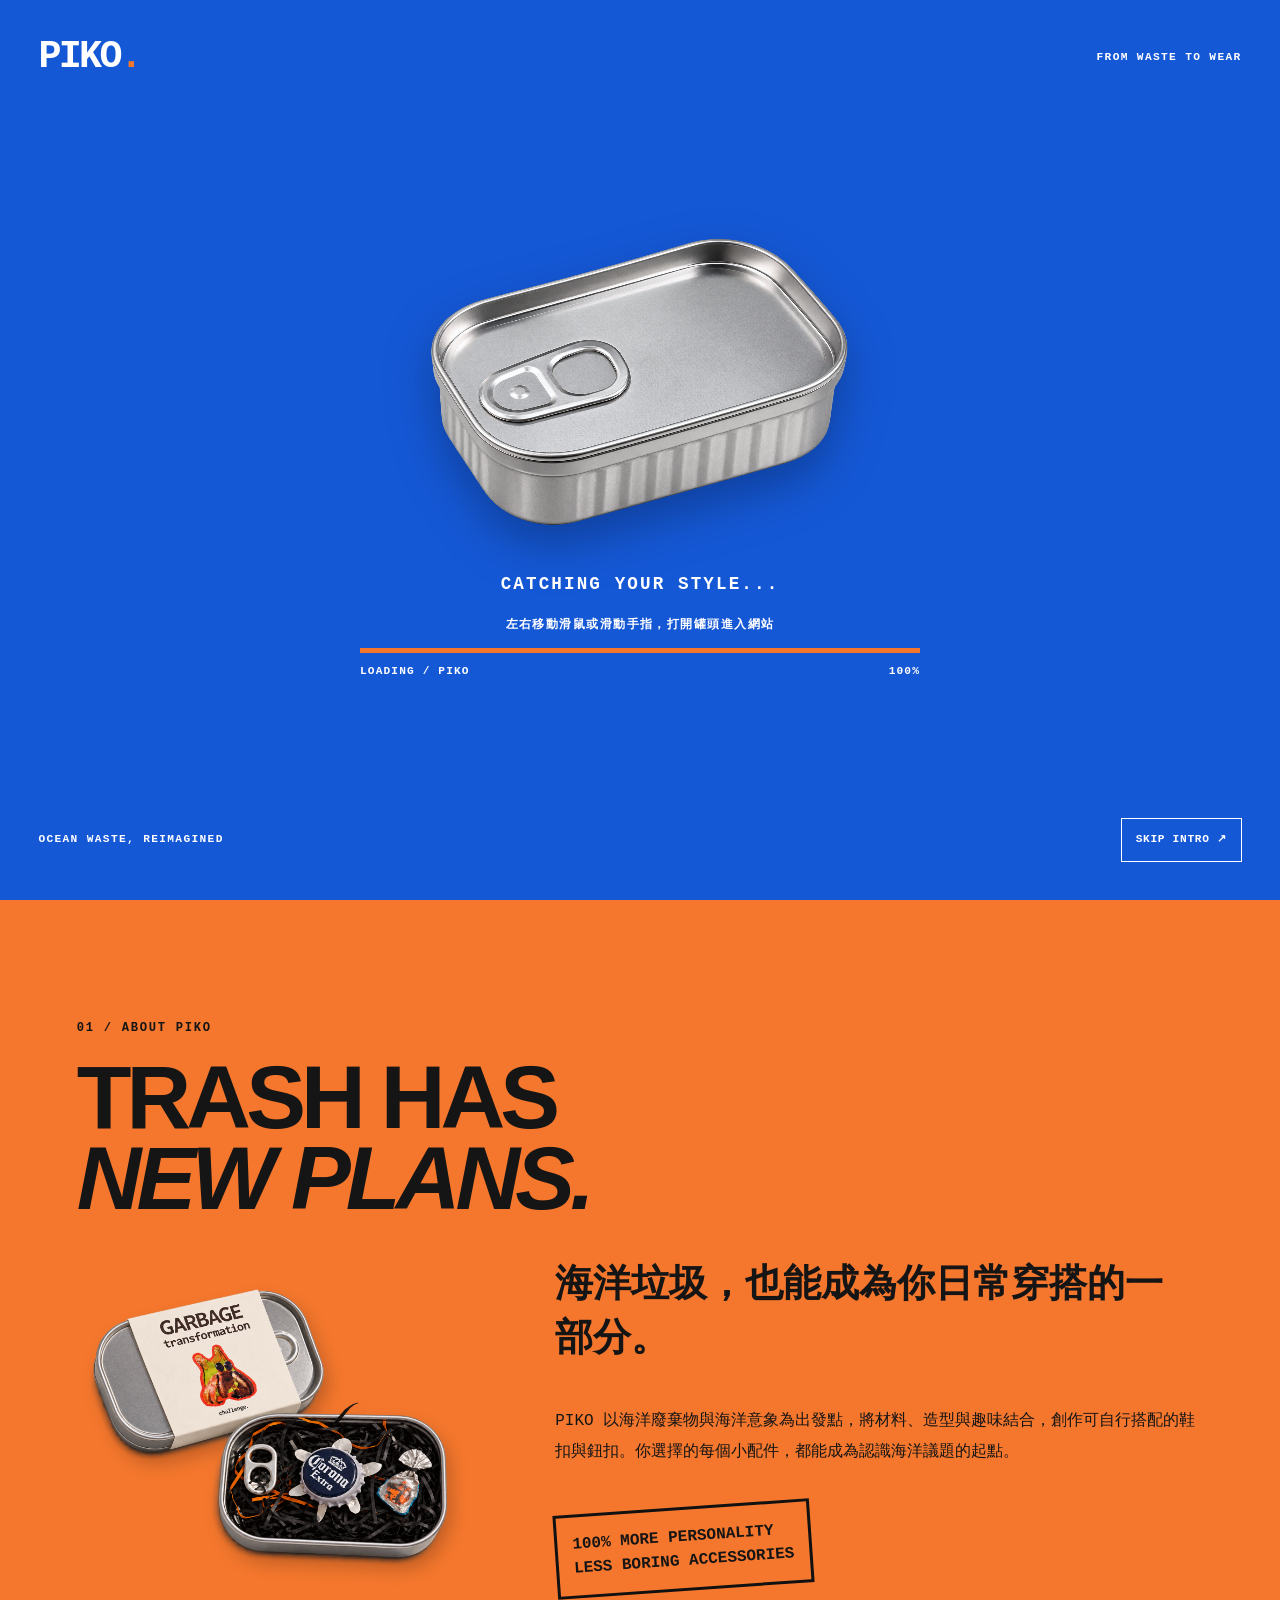
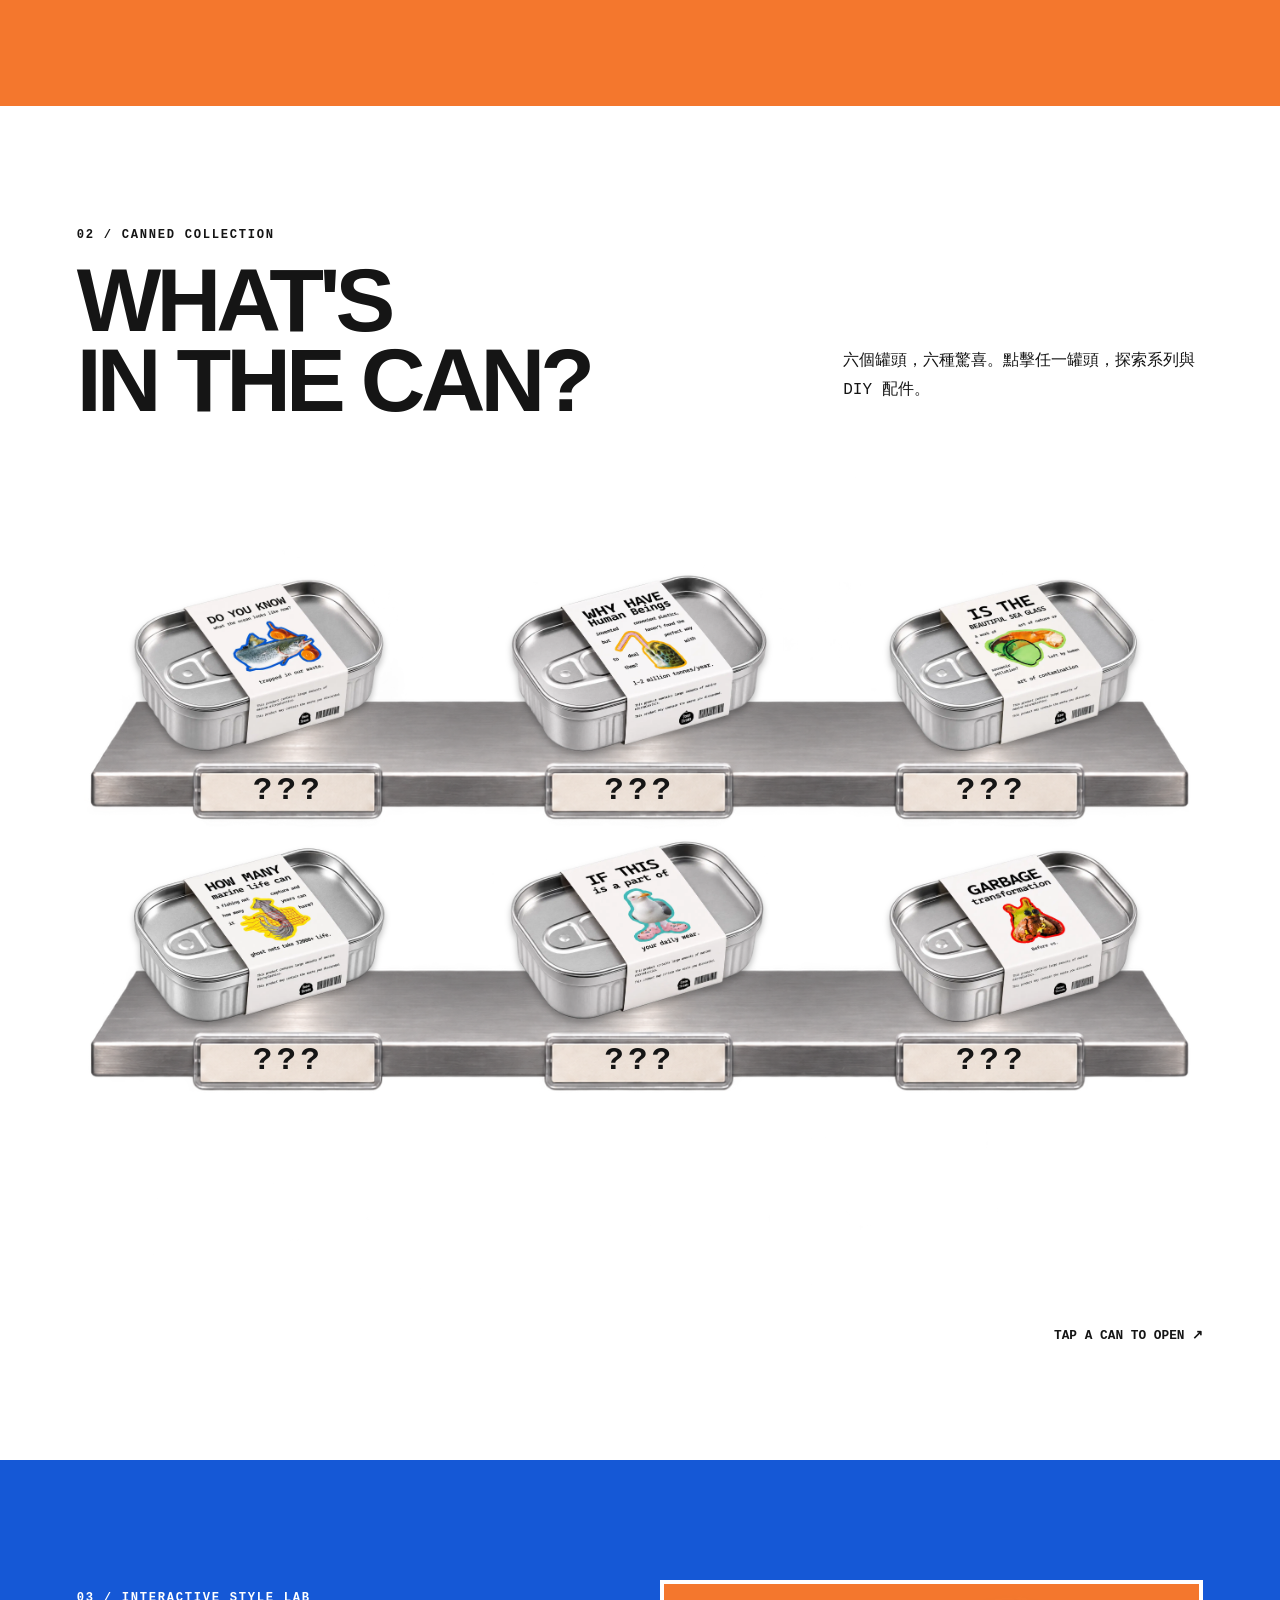
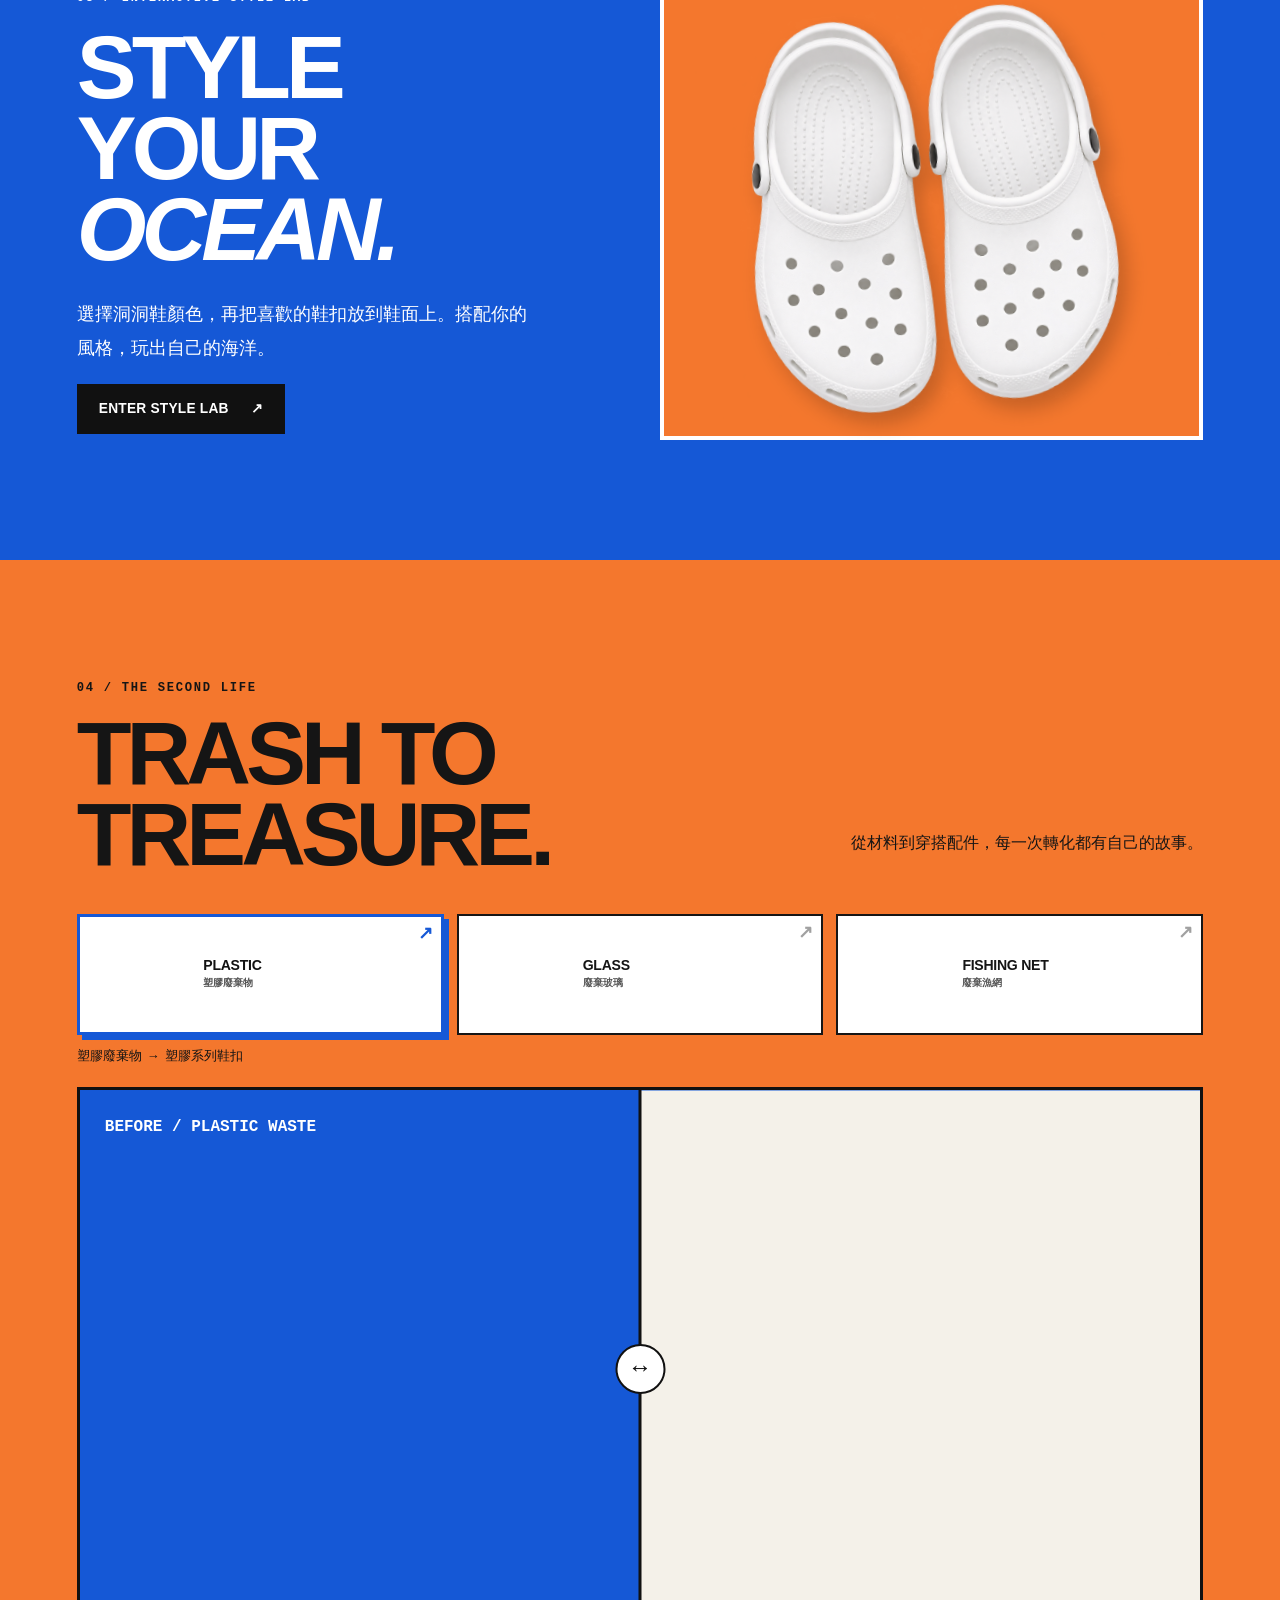
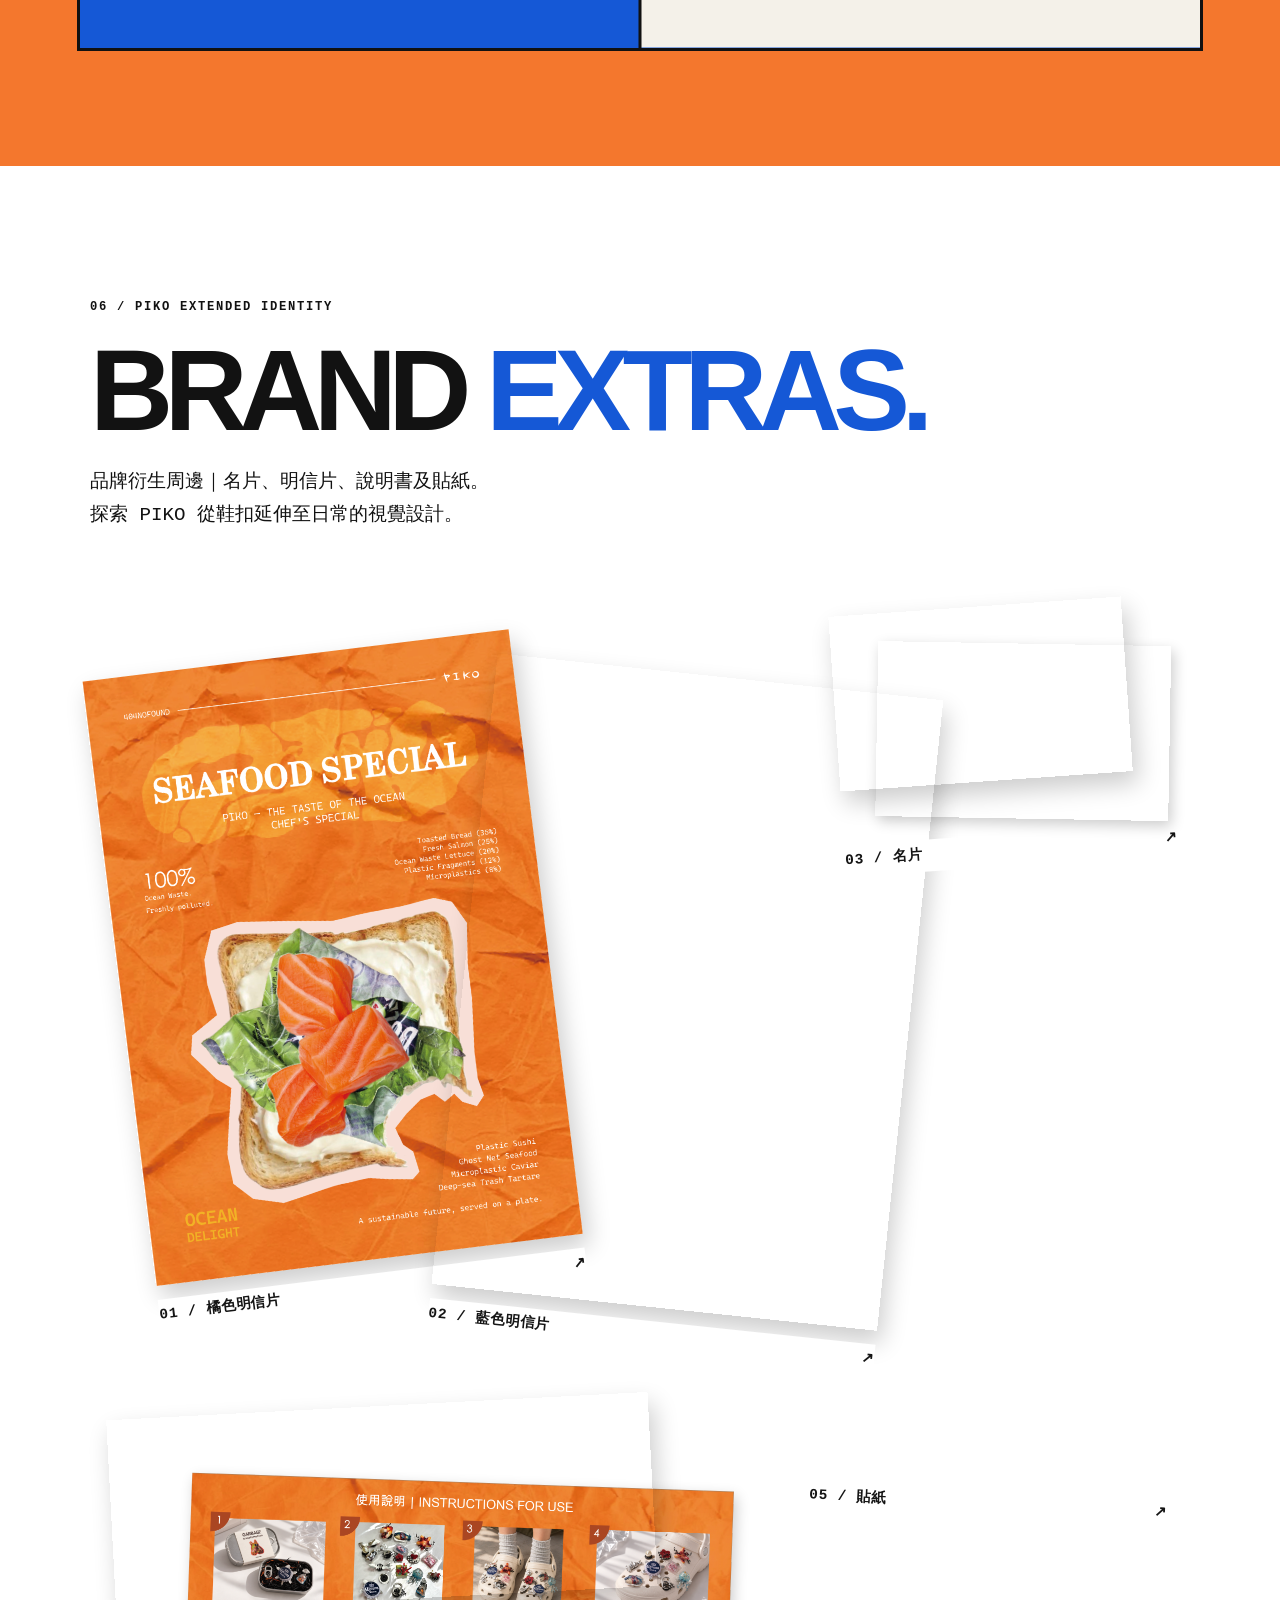
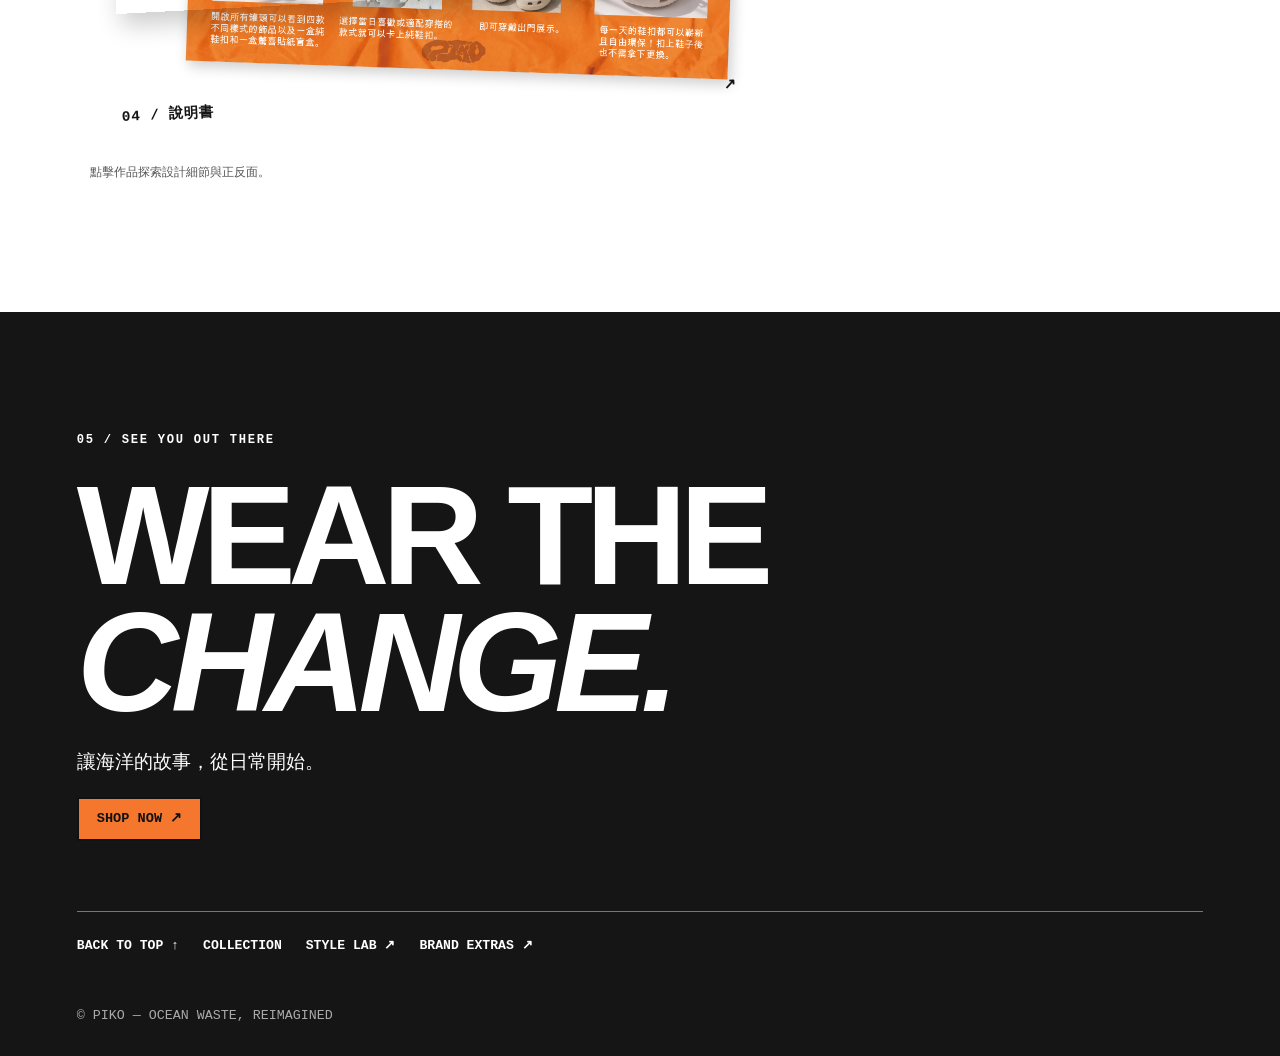
<file: index.html>
<!doctype html><html lang="zh-Hant"><head><meta charset="utf-8"><meta name="viewport" content="width=device-width,initial-scale=1"><meta name="theme-color" content="#1058c9"><meta name="description" content="PIKO — From Waste to Wear. 海洋廢棄物與日常穿搭的創意實驗。"><title>PIKO | FROM WASTE TO WEAR</title><link rel="stylesheet" href="main.css"><link rel="stylesheet" href="shop.css"><script defer src="loader-motion.js"></script><script defer src="main.js"></script><link rel="manifest" href="manifest.webmanifest">
<link rel="icon" type="image/png" sizes="32x32" href="assets/favicon-32.png"><link rel="apple-touch-icon" href="assets/apple-touch-icon.png"><script defer src="pwa.js"></script></head><body>
<div id="preloader" class="preloader" role="region" aria-label="互動開場">
  <div class="preloader-top"><strong>PIKO<span class="preloader-dot">.</span></strong><span>FROM WASTE TO WEAR</span></div>
  <div class="preloader-center">
    <div class="loader-product" tabindex="0" aria-label="左右移動或使用方向鍵開罐"><canvas id="loader-can-motion"></canvas></div>
    <p class="loader-title">CATCHING YOUR STYLE...</p><p id="loader-hint" class="loader-hint">左右移動滑鼠或滑動手指，控制開罐</p>
    <div class="loader-progress-track" role="progressbar" aria-label="首頁重要素材載入進度" aria-valuemin="0" aria-valuemax="100" aria-valuenow="0"><span id="loader-progress-fill"></span></div>
    <div class="loader-progress-label"><span>LOADING / PIKO</span><span id="loader-percent">00%</span></div>
  </div>
  <div class="preloader-bottom">OCEAN WASTE, REIMAGINED <button id="loader-skip" type="button" hidden>SKIP INTRO ↗</button></div>
</div>
<a class="skip-link" href="#main">跳至主要內容</a><header class="site-header" id="header"><a class="logo" href="#home" aria-label="PIKO 返回首頁"><img src="assets/piko-green.webp" alt="PIKO"></a><nav class="desktop-nav" aria-label="主選單"><a href="#about">ABOUT</a><a href="#collection">COLLECTION</a><a href="#lab">STYLE LAB</a><a href="#transformation">OUR STORY</a><a href="#extras">BRAND EXTRAS</a><a class="shop-entry" href="shop.html">SHOP NOW ↗</a></nav><button id="menu-toggle" class="menu-toggle" type="button" aria-expanded="false" aria-controls="mobile-nav">MENU <span aria-hidden="true">☰</span></button></header><nav id="mobile-nav" class="mobile-nav" aria-label="手機選單" hidden><a href="#about">ABOUT</a><a href="#collection">COLLECTION</a><a href="#lab">STYLE LAB</a><a href="#transformation">OUR STORY</a><a href="#extras">BRAND EXTRAS</a><a class="shop-entry" href="shop.html">SHOP NOW ↗</a></nav>
<main id="main"><section class="hero" id="home"><div class="hero-grain"></div><div class="hero-copy"><span class="eyebrow">PIKO / OCEAN WASTE, REIMAGINED</span><h1 class="hero-mark-title"><img src="assets/hero-mark.webp" alt="PIKO 品牌圖形標誌"></h1><p>讓海洋的故事，從日常開始。</p><div class="actions"><a class="btn btn-accent" href="style-lab.html">START STYLING <span aria-hidden="true">↗</span></a><a class="btn btn-outline-light" href="#collection">EXPLORE PIECES <span aria-hidden="true">↓</span></a></div></div><div class="hero-art fish-interaction" id="fish-interaction" aria-label="互動式海洋垃圾切魚體驗"><div class="fish-hint" id="fish-hint">DRAG TO CUT ↘<small>按住滑鼠沿斜線劃過魚身 / 手指滑動</small></div><div class="fish-scene" id="fish-scene"><img class="fish-whole" src="assets/fish-whole.webp" alt="完整的紅橙色魚，拖曳切開後會顯示海洋垃圾" fetchpriority="high"><img class="fish-opened" src="assets/fish-cut.webp" alt="魚身被切開，塑膠瓶、漁網與垃圾從魚身散落"><div class="fish-cut-guide" aria-hidden="true"></div><div class="fish-slice-trace" aria-hidden="true"></div></div><button class="fish-again" id="fish-again" type="button" hidden>CUT AGAIN ↺</button></div><div class="hero-bottom"><span>SCROLL TO EXPLORE ↓</span></div></section>
<section class="section about" id="about"><div class="section-heading reveal"><span class="eyebrow">01 / ABOUT PIKO</span><h2>TRASH HAS<br><i>NEW PLANS.</i></h2></div><div class="about-layout"><div class="about-image reveal"><img loading="lazy" src="assets/about-garbage-transformation.webp" alt="PIKO 垃圾轉化系列罐頭包裝與開箱鞋扣"></div><div class="about-text reveal"><p class="lead">海洋垃圾，也能成為你日常穿搭的一部分。</p><p>PIKO 以海洋廢棄物與海洋意象為出發點，將材料、造型與趣味結合，創作可自行搭配的鞋扣與鈕扣。你選擇的每個小配件，都能成為認識海洋議題的起點。</p><div class="stamp">100% MORE PERSONALITY<br>LESS BORING ACCESSORIES</div></div></div></section>
<section class="section collection" id="collection"><div class="section-top reveal"><div><span class="eyebrow">02 / CANNED COLLECTION</span><h2>WHAT'S<br>IN THE CAN?</h2></div><p>六個罐頭，六種驚喜。點擊任一罐頭，探索系列與 DIY 配件。</p></div><div id="can-grid" class="can-grid"></div><p class="hint">TAP A CAN TO OPEN ↗</p></section>
<section class="section lab-teaser" id="lab"><div class="lab-content reveal"><span class="eyebrow">03 / INTERACTIVE STYLE LAB</span><h2>STYLE<br>YOUR <i>OCEAN.</i></h2><p>選擇洞洞鞋顏色，再把喜歡的鞋扣放到鞋面上。搭配你的風格，玩出自己的海洋。</p><a class="btn btn-dark" href="style-lab.html">ENTER STYLE LAB <span aria-hidden="true">↗</span></a></div><div class="lab-visual reveal"><div class="shoe-preview"><img src="assets/shoes-pair.webp" alt="PIKO 白色雙腳洞洞鞋俯視產品圖" loading="lazy"></div></div><div class="lab-sticker">YOUR SHOE.<br>YOUR RULES.</div></div></section>
<section class="section transformation" id="transformation"><div class="section-top reveal"><div><span class="eyebrow">04 / THE SECOND LIFE</span><h2>TRASH TO<br>TREASURE.</h2></div><p>從材料到穿搭配件，每一次轉化都有自己的故事。</p></div><div class="material-switcher" role="group" aria-label="選擇垃圾材料">
<button class="material-tile" type="button" data-material="plastic" aria-pressed="true"><span class="material-thumb thumb-plastic" aria-hidden="true"><img src="assets/before-plastic.webp" alt="" loading="lazy" decoding="async"></span><span class="material-tile-label"><strong>PLASTIC</strong><small>塑膠廢棄物</small></span><span class="material-tile-indicator" aria-hidden="true">↗</span></button>
<button class="material-tile" type="button" data-material="glass" aria-pressed="false"><span class="material-thumb thumb-glass" aria-hidden="true"><img src="assets/before-glass.webp" alt="" loading="lazy" decoding="async"></span><span class="material-tile-label"><strong>GLASS</strong><small>廢棄玻璃</small></span><span class="material-tile-indicator" aria-hidden="true">↗</span></button>
<button class="material-tile" type="button" data-material="net" aria-pressed="false"><span class="material-thumb thumb-net" aria-hidden="true"><img src="assets/before-net.webp" alt="" loading="lazy" decoding="async"></span><span class="material-tile-label"><strong>FISHING NET</strong><small>廢棄漁網</small></span><span class="material-tile-indicator" aria-hidden="true">↗</span></button>
</div><div class="material-description" id="material-description" aria-live="polite">塑膠廢棄物 → 再製鞋扣</div><div class="compare" id="compare"><div class="compare-before"><span>BEFORE / OCEAN WASTE</span><div class="material-art" aria-hidden="true">≈ ◇ ≋</div></div><div class="compare-after" id="compare-after"><span>AFTER / NEW IDENTITY</span><div class="material-art" aria-hidden="true">✿ ✦ ★</div></div><div class="compare-divider" id="compare-divider" aria-hidden="true"><span>↔</span></div><input id="compare-range" type="range" min="0" max="100" value="50" aria-label="調整材料轉化前後對比"></div></section>
<section class="home-extras" id="extras" aria-labelledby="home-extras-title">
<div class="home-extras-heading"><span class="eyebrow">06 / PIKO EXTENDED IDENTITY</span><h2 id="home-extras-title">BRAND <i>EXTRAS.</i></h2><p>品牌衍生周邊｜名片、明信片、說明書及貼紙。<br>探索 PIKO 從鞋扣延伸至日常的視覺設計。</p></div>
<div class="extras-grid" id="extras-grid"></div>
<p class="extras-placeholder-note">點擊作品探索設計細節與正反面。</p>
</section>
</main><footer class="footer" id="footer"><span class="eyebrow">05 / SEE YOU OUT THERE</span><h2>WEAR THE<br><i>CHANGE.</i></h2><p>讓海洋的故事，從日常開始。</p><a class="shop-entry" href="shop.html">SHOP NOW ↗</a><div class="footer-links"><a href="#home">BACK TO TOP ↑</a><a href="#collection">COLLECTION</a><a href="style-lab.html">STYLE LAB ↗</a><a href="#extras">BRAND EXTRAS ↗</a></div><small>© PIKO — OCEAN WASTE, REIMAGINED</small></footer>
<dialog id="can-modal" class="can-modal" aria-labelledby="modal-title"><div class="modal-shell"><button class="modal-close" id="modal-close" type="button" aria-label="關閉商品視窗">✕</button><div class="modal-image"><img id="modal-img" alt=""><span id="modal-counter" class="modal-counter"></span></div><div class="modal-info"><span class="eyebrow">PIKO / CANNED COLLECTION</span><h2 id="modal-title"></h2><p id="modal-desc"></p><div class="modal-products"><h3>IN THIS CAN</h3><div id="modal-items"></div></div><a id="modal-try-on" class="btn btn-accent try-on-link" href="style-lab.html">TRY IT ON ↗</a><a id="modal-shop" class="shop-entry" href="shop.html">SHOP NOW ↗</a><div class="modal-actions"><button id="modal-prev" class="btn btn-dark" type="button">← PREV</button><button id="modal-next" class="btn btn-dark" type="button">NEXT →</button></div><p class="small-note">左右切換罐頭系列，探索各款鞋扣。</p></div></div></dialog><dialog id="extras-modal" class="can-modal extras-modal" aria-labelledby="extras-modal-title"><div class="modal-shell"><button id="extras-close" class="modal-close" type="button" aria-label="關閉介紹視窗">✕</button><div class="modal-image extras-modal-image"><div id="extras-modal-art"></div><span id="extras-modal-count" class="modal-counter"></span></div><div class="modal-info"><span class="eyebrow">PIKO / BRAND EXTRAS</span><h2 id="extras-modal-title"></h2><h3 id="extras-modal-zh"></h3><p id="extras-modal-desc"></p><div class="modal-products"><h3>DESIGN DETAILS</h3><p id="extras-modal-spec"></p></div><a id="extras-shop" class="shop-entry" href="shop.html#add-ons" hidden>SHOP NOW ↗</a><div class="modal-actions"><button id="extras-prev" class="btn btn-dark" type="button">← PREV</button><button id="extras-next" class="btn btn-dark" type="button">NEXT →</button></div></div></div></dialog></body></html>
</file>
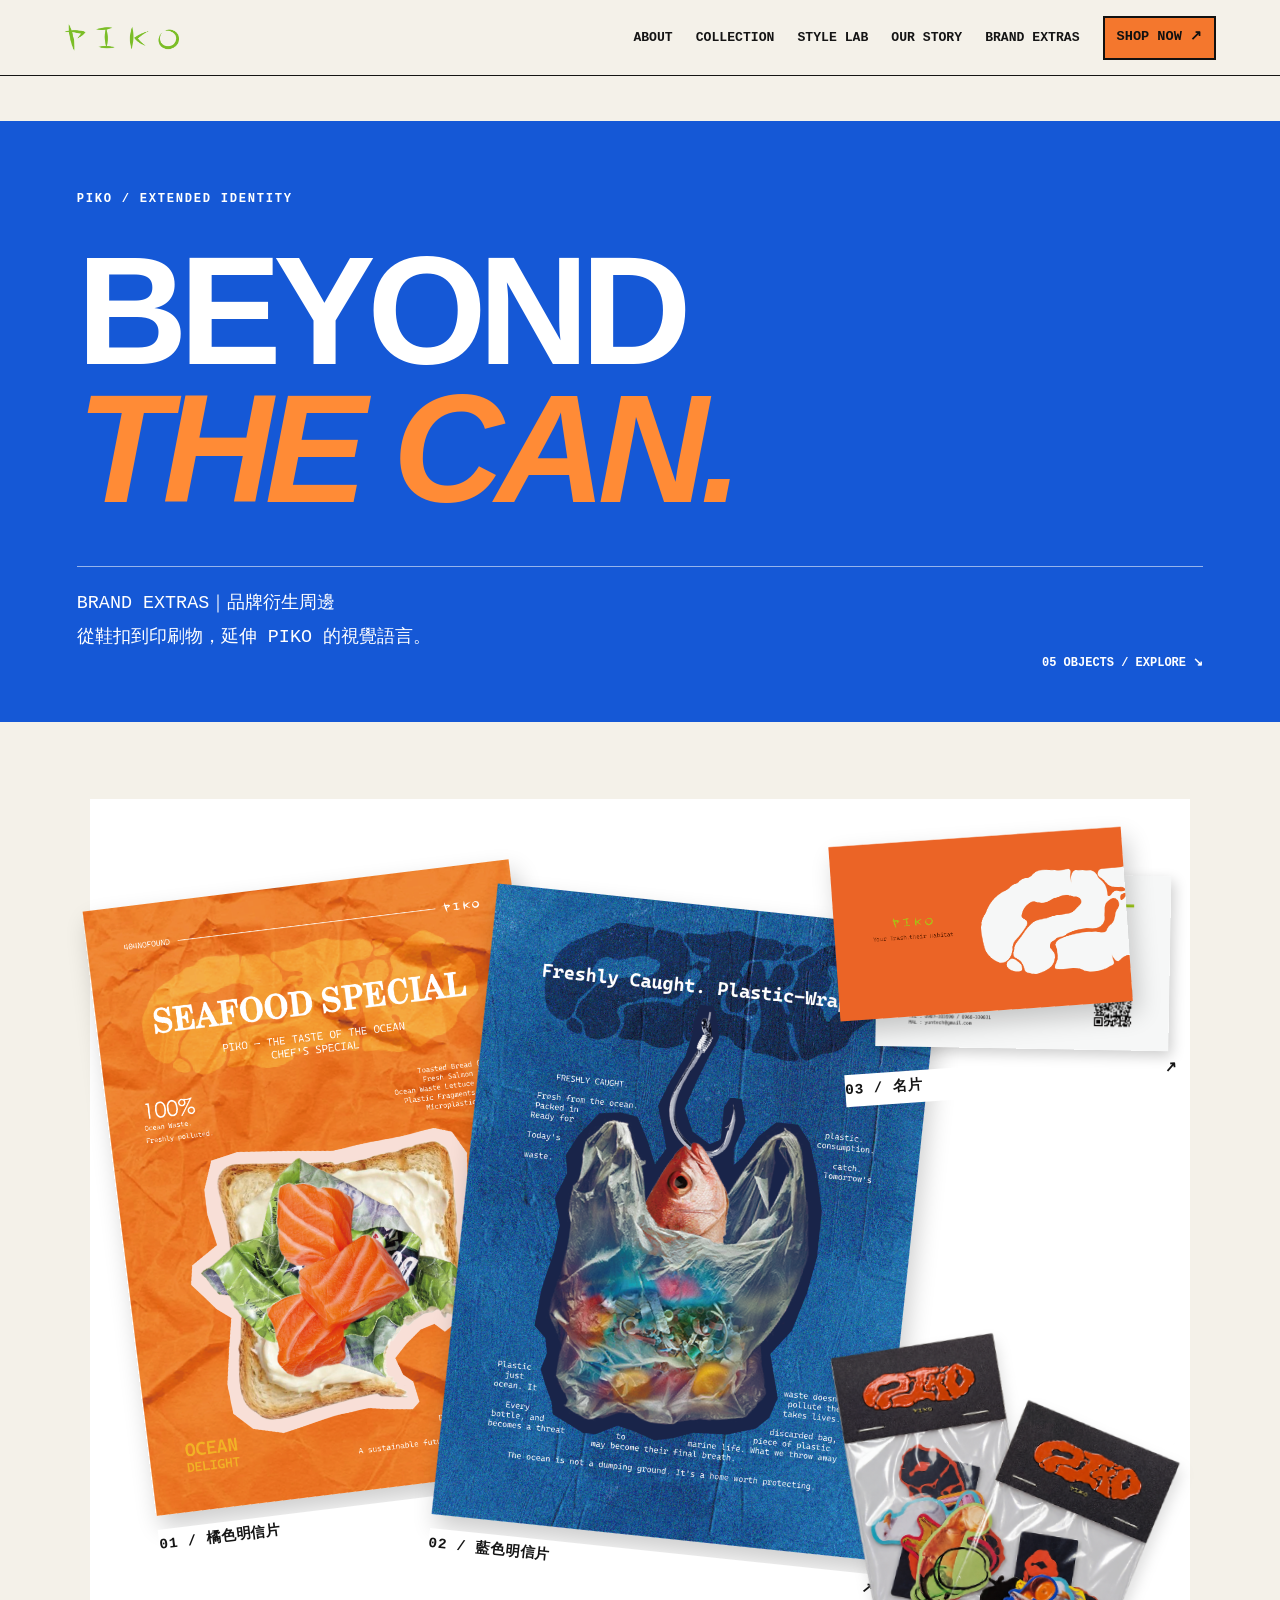
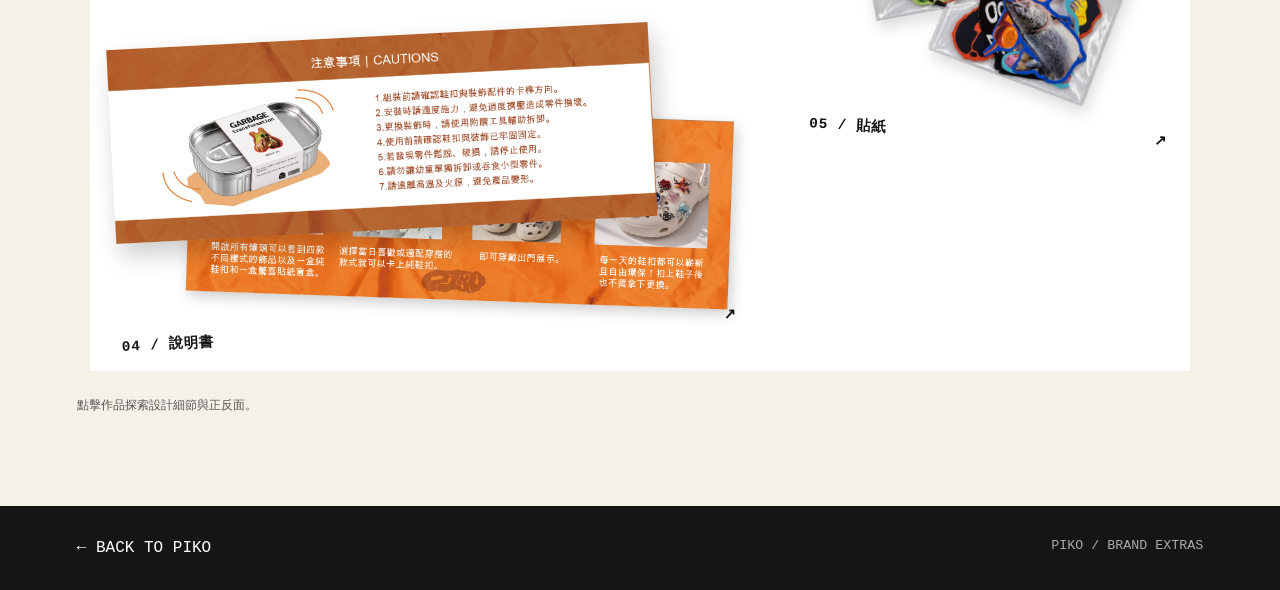
<file: brand-extras.html>
<!doctype html><html lang="zh-Hant"><head><meta charset="utf-8"><meta name="viewport" content="width=device-width,initial-scale=1"><meta name="theme-color" content="#1558d6"><title>PIKO | BRAND EXTRAS</title><link rel="stylesheet" href="main.css"><link rel="stylesheet" href="shop.css"><script defer src="main.js"></script><link rel="manifest" href="manifest.webmanifest">
<link rel="icon" type="image/png" sizes="32x32" href="assets/favicon-32.png"><link rel="apple-touch-icon" href="assets/apple-touch-icon.png"><script defer src="pwa.js"></script></head><body class="extras-page"><a class="skip-link" href="#main">跳至主要內容</a><header class="site-header" id="header"><a class="logo" href="index.html?resume=home#home" aria-label="PIKO 首頁"><img src="assets/piko-green.webp" alt="PIKO"></a><nav class="desktop-nav" aria-label="主選單"><a href="index.html?resume=about#about">ABOUT</a><a href="index.html?resume=collection#collection">COLLECTION</a><a href="style-lab.html">STYLE LAB</a><a href="index.html?resume=transformation#transformation">OUR STORY</a><a href="brand-extras.html" aria-current="page">BRAND EXTRAS</a><a class="shop-entry" href="shop.html">SHOP NOW ↗</a></nav><button id="menu-toggle" class="menu-toggle" type="button" aria-expanded="false" aria-controls="mobile-nav">MENU ☰</button></header><nav id="mobile-nav" class="mobile-nav" aria-label="手機選單" hidden><a href="index.html?resume=about#about">ABOUT</a><a href="index.html?resume=collection#collection">COLLECTION</a><a href="style-lab.html">STYLE LAB</a><a href="index.html?resume=transformation#transformation">OUR STORY</a><a href="brand-extras.html" aria-current="page">BRAND EXTRAS</a><a class="shop-entry" href="shop.html">SHOP NOW ↗</a></nav><main id="main" class="extras-main"><div class="extras-intro"><span class="eyebrow">PIKO / EXTENDED IDENTITY</span><h1>BEYOND<br><i>THE CAN.</i></h1><div class="extras-intro-bottom"><p>BRAND EXTRAS｜品牌衍生周邊<br>從鞋扣到印刷物，延伸 PIKO 的視覺語言。</p><span>05 OBJECTS / EXPLORE ↘</span></div></div><section class="extras-showcase" aria-label="品牌周邊展示"><div class="extras-grid" id="extras-grid"></div><p class="extras-placeholder-note">點擊作品探索設計細節與正反面。</p></section></main><footer class="footer compact-footer"><a href="index.html?resume=extras#extras">← BACK TO PIKO</a><small>PIKO / BRAND EXTRAS</small></footer><dialog id="extras-modal" class="can-modal extras-modal" aria-labelledby="extras-modal-title"><div class="modal-shell"><button id="extras-close" class="modal-close" type="button" aria-label="關閉介紹視窗">✕</button><div class="modal-image extras-modal-image"><div id="extras-modal-art"></div><span id="extras-modal-count" class="modal-counter"></span></div><div class="modal-info"><span class="eyebrow">PIKO / BRAND EXTRAS</span><h2 id="extras-modal-title"></h2><h3 id="extras-modal-zh"></h3><p id="extras-modal-desc"></p><div class="modal-products"><h3>DESIGN DETAILS</h3><p id="extras-modal-spec"></p></div><a id="extras-shop" class="shop-entry" href="shop.html#add-ons" hidden>SHOP NOW ↗</a><div class="modal-actions"><button id="extras-prev" class="btn btn-dark" type="button">← PREV</button><button id="extras-next" class="btn btn-dark" type="button">NEXT →</button></div></div></div></dialog></body></html>
</file>
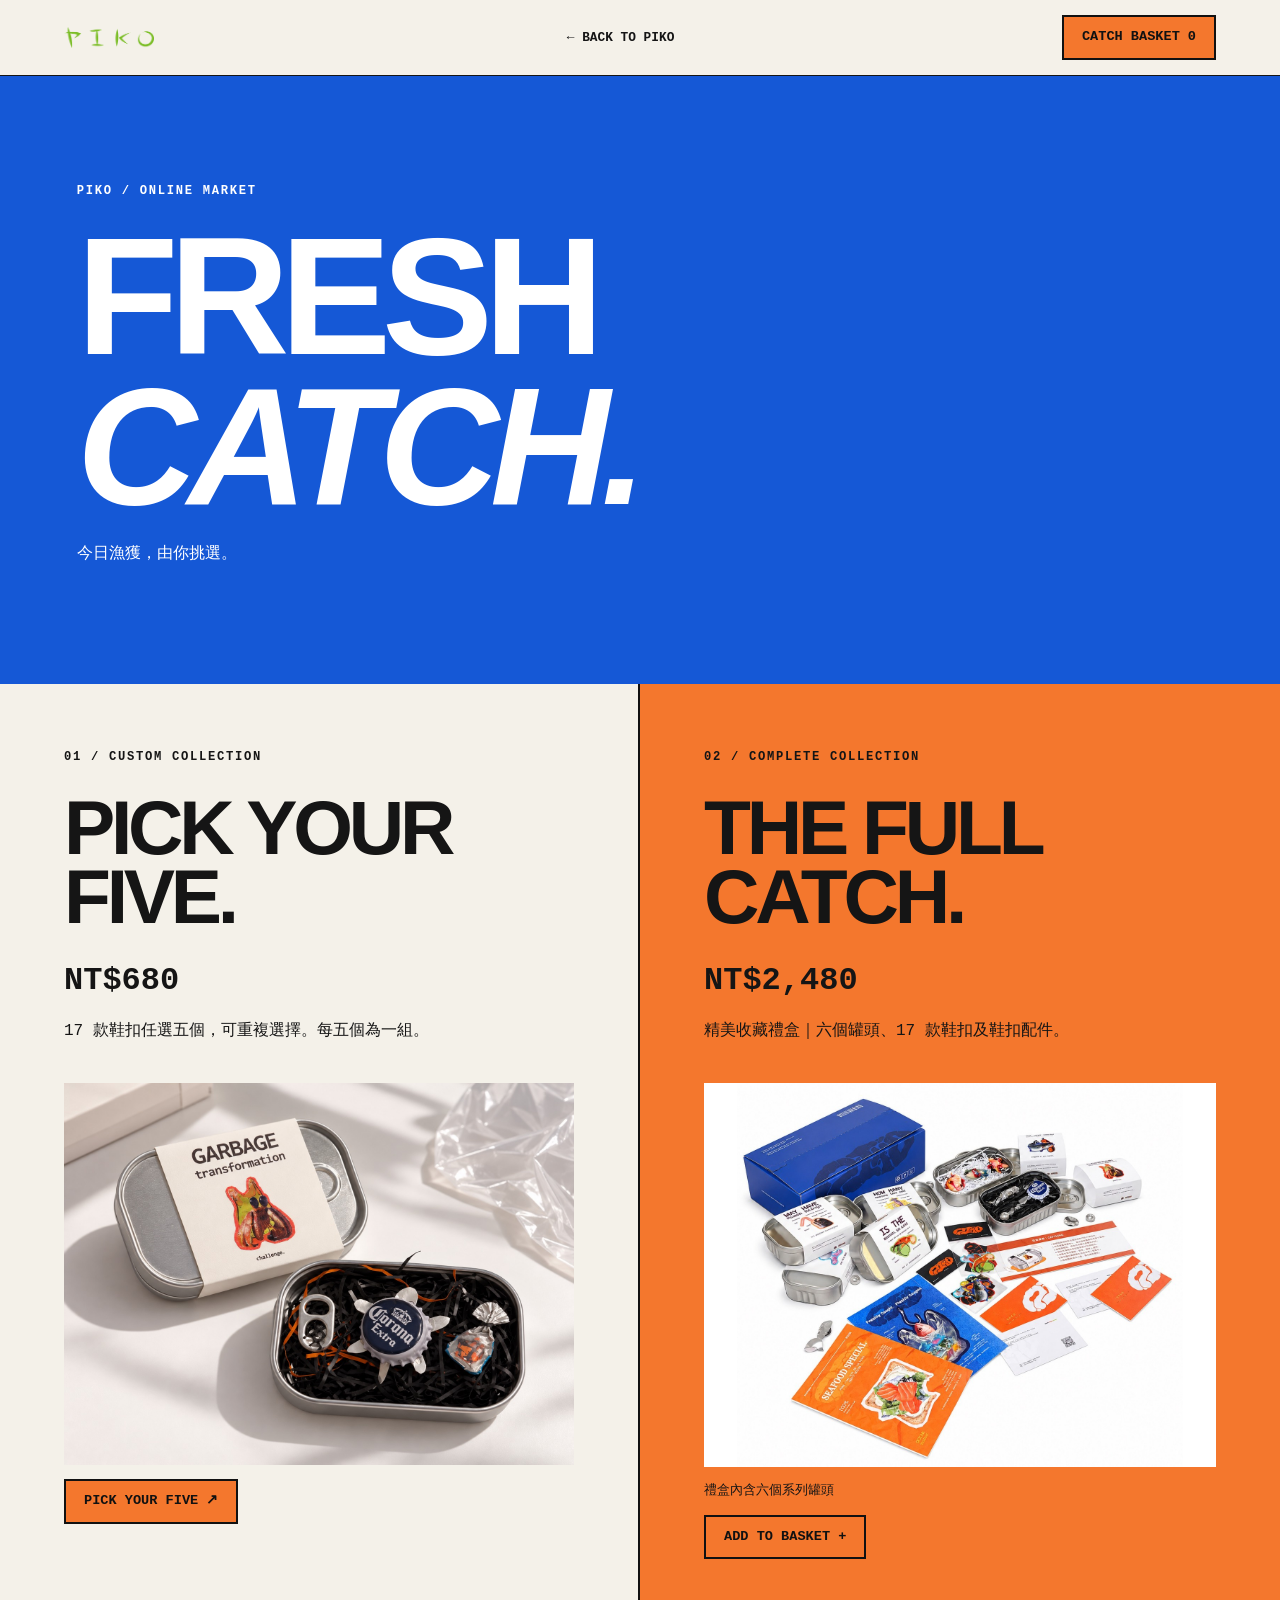
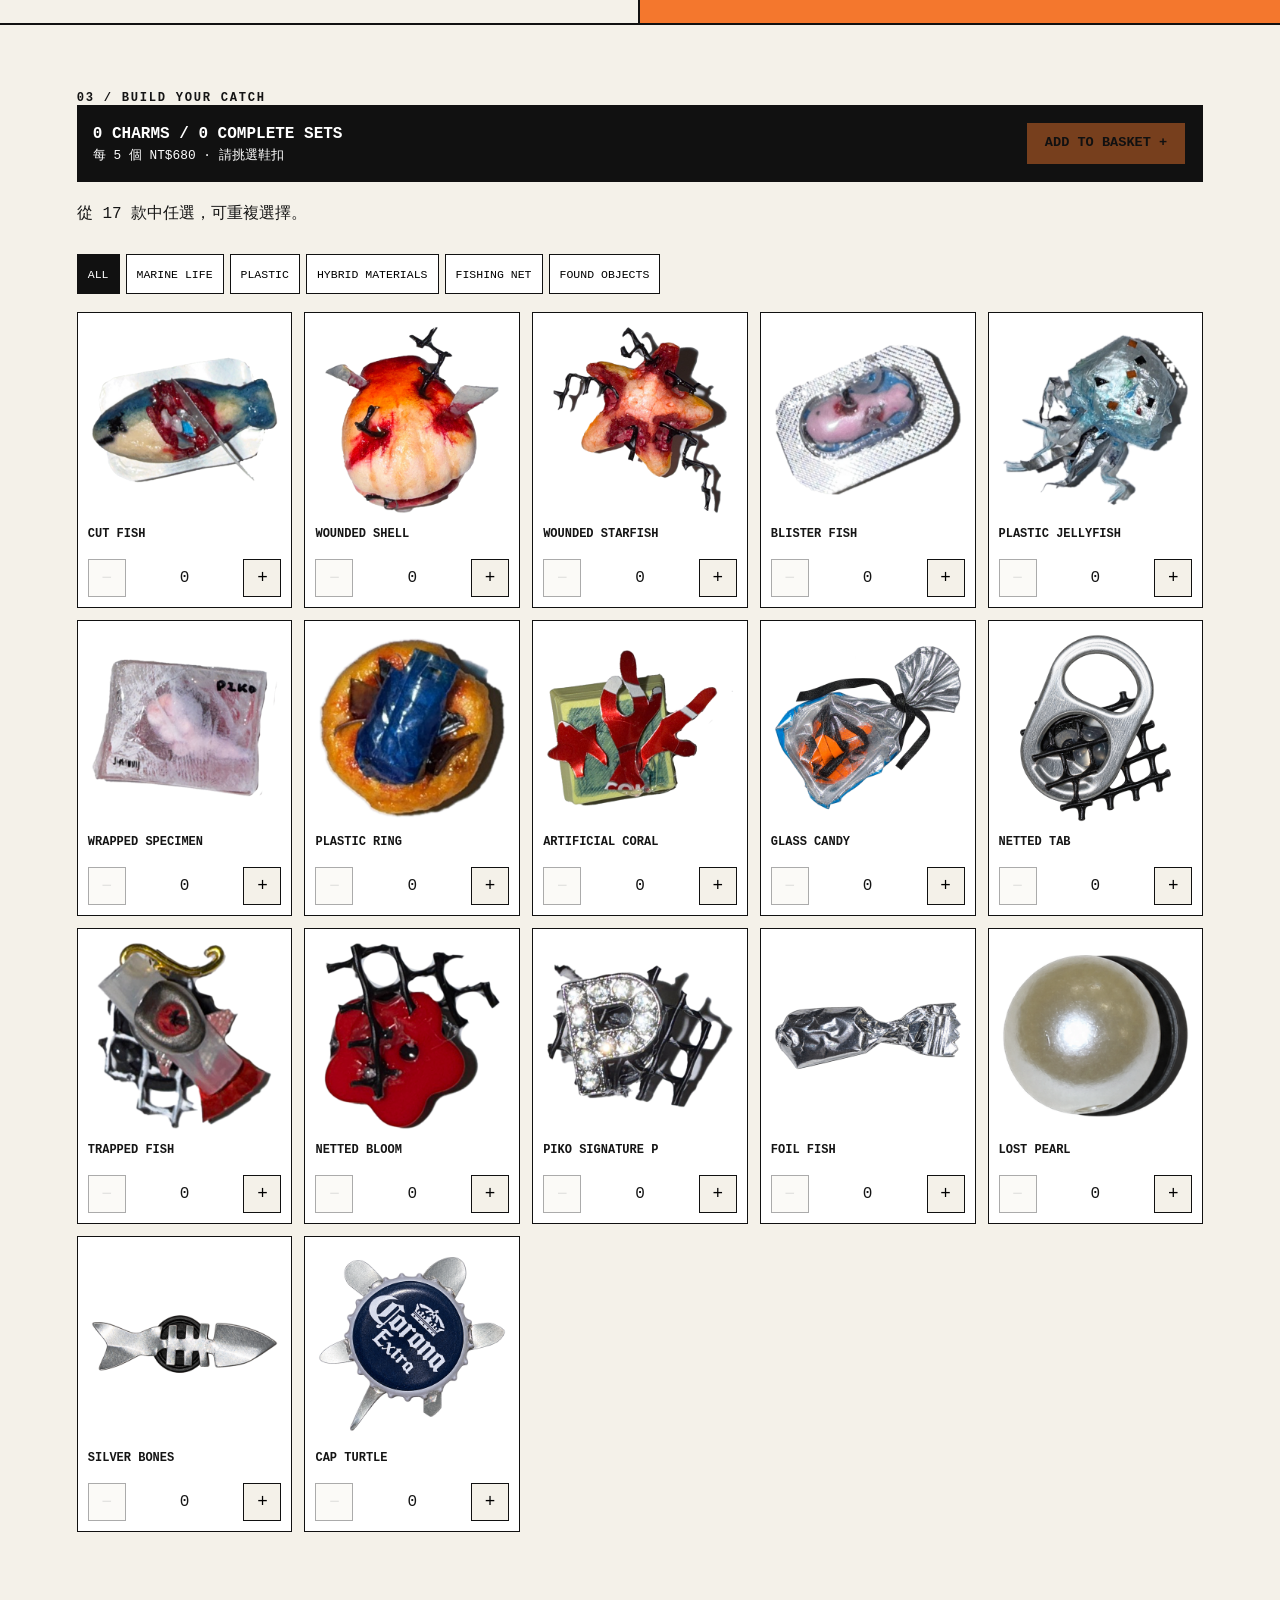
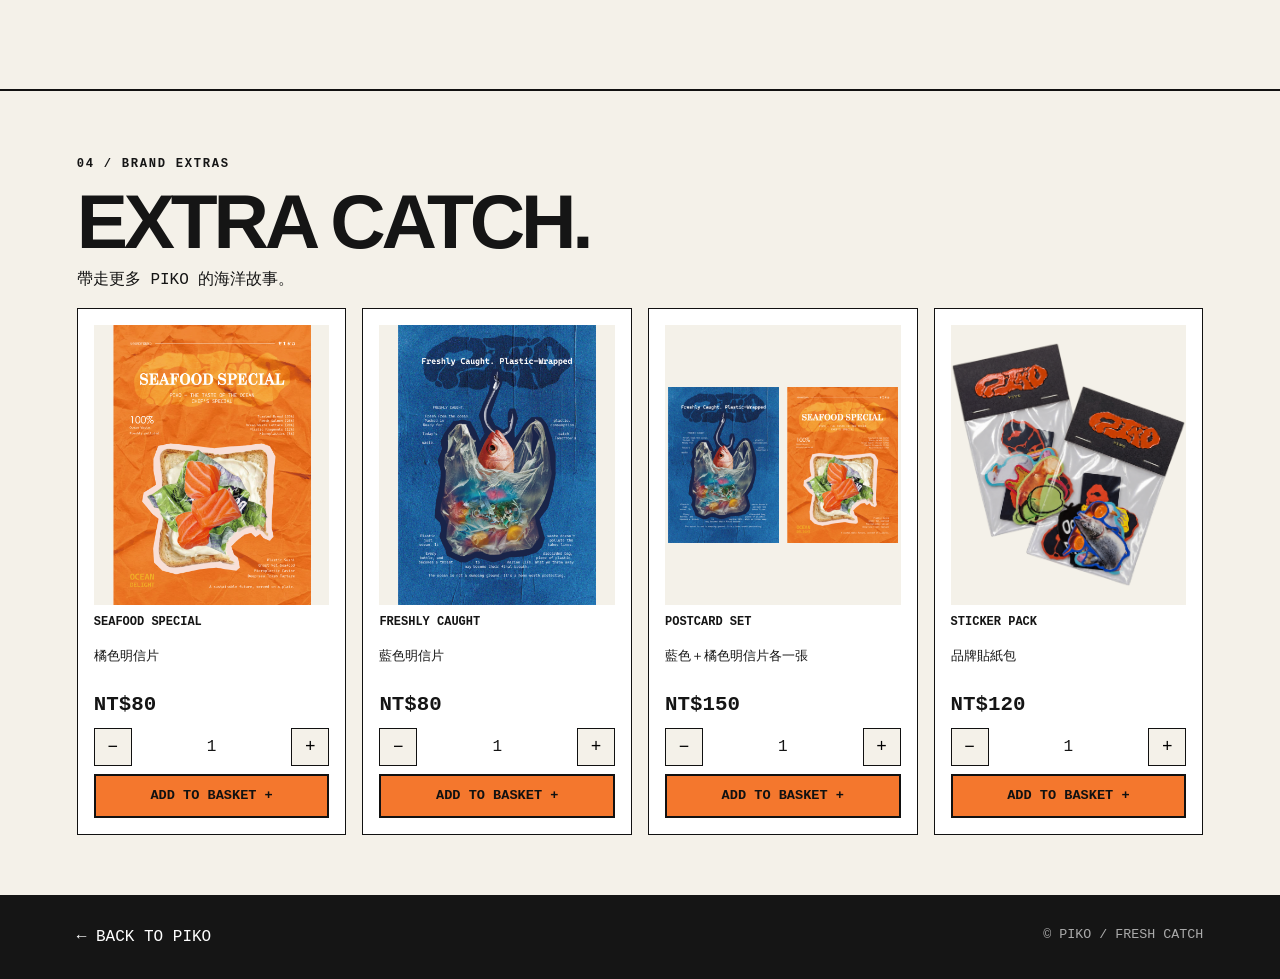
<file: shop.html>
<!doctype html><html lang="zh-Hant"><head><meta charset="utf-8"><meta name="viewport" content="width=device-width,initial-scale=1"><title>PIKO | FRESH CATCH</title><link rel="stylesheet" href="main.css"><link rel="stylesheet" href="shop.css"><script defer src="main.js"></script><script defer src="shop.js"></script><link rel="manifest" href="manifest.webmanifest">
<link rel="icon" type="image/png" sizes="32x32" href="assets/favicon-32.png"><link rel="apple-touch-icon" href="assets/apple-touch-icon.png"><script defer src="pwa.js"></script></head><body class="shop-page"><header class="site-header" id="header"><a class="logo" href="index.html?resume=home#home"><img src="assets/piko-green.webp" alt="PIKO"></a><a id="shop-back" class="nav-back" href="index.html?resume=home#home">← BACK TO PIKO</a><button class="shop-entry" id="basket-open">CATCH BASKET <span id="basket-count">0</span></button></header><main><section class="shop-hero"><span class="eyebrow">PIKO / ONLINE MARKET</span><h1>FRESH<br><i>CATCH.</i></h1><p>今日漁獲，由你挑選。</p></section><section class="shop-plans"><article><span class="eyebrow">01 / CUSTOM COLLECTION</span><h2>PICK YOUR FIVE.</h2><strong class="shop-price">NT$680</strong><p>17 款鞋扣任選五個，可重複選擇。每五個為一組。</p><div class="gift-art pick-art"><img src="assets/pick-five.jpg" alt="PIKO 任選五款鞋扣包裝展示" decoding="async"></div><a class="shop-entry" href="#pick">PICK YOUR FIVE ↗</a></article><article><span class="eyebrow">02 / COMPLETE COLLECTION</span><h2>THE FULL CATCH.</h2><strong class="shop-price">NT$2,480</strong><p>精美收藏禮盒｜六個罐頭、17 款鞋扣及鞋扣配件。</p><div id="gift-art" class="gift-art"></div><small>禮盒內含六個系列罐頭</small><button class="shop-entry" id="gift-add">ADD TO BASKET +</button></article></section><section id="pick" class="shop-pick"><span class="eyebrow">03 / BUILD YOUR CATCH</span><h2>MAKE IT FIVE.</h2><p id="selection-hint" aria-live="polite"></p><div id="adjust-options" class="adjust-options"></div><div id="shop-filters" class="charm-filters"></div><div id="shop-products" class="shop-products"></div><div class="selection-bar"><div><strong id="selection-count"></strong><p id="selection-price"></p></div><button id="selection-add" class="shop-entry">ADD TO BASKET +</button></div></section><section id="add-ons" class="shop-pick shop-addons"><span class="eyebrow">04 / BRAND EXTRAS</span><h2>EXTRA CATCH.</h2><p>帶走更多 PIKO 的海洋故事。</p><div id="addon-products" class="shop-products"></div></section></main><footer class="footer compact-footer"><a href="index.html?resume=home#home">← BACK TO PIKO</a><small>© PIKO / FRESH CATCH</small></footer><dialog id="basket" class="basket-dialog"><div class="basket-head"><h2>CATCH BASKET.</h2><button id="basket-close" aria-label="關閉購物車">×</button></div><div id="basket-content"></div><div class="basket-total"><strong>TOTAL</strong><strong id="basket-total"></strong></div><button id="checkout-open" class="shop-entry">CHECKOUT →</button></dialog><dialog id="checkout" class="order-dialog"><form id="order-form"><button type="button" id="checkout-close" class="order-close">×</button><span class="eyebrow">PIKO / CHECKOUT</span><h2>ORDER SHEET.</h2><p>請確認您的訂購資訊。</p><label>NAME / 訂購人姓名<input maxlength="40" placeholder="請輸入姓名" id="order-name" autocomplete="off"></label><label>PHONE / 聯絡電話<input type="tel" id="order-phone" placeholder="09XX-XXX-XXX" autocomplete="off"></label><label>EMAIL / 電子郵件<input type="email" id="order-email" placeholder="name@example.com" autocomplete="off"></label><label>DELIVERY / 取貨方式<select id="delivery"><option>展場自取</option><option>宅配</option></select></label><label id="address-field" hidden>ADDRESS / 收件地址<input id="order-address" placeholder="請輸入收件地址" autocomplete="off"></label><label>PAYMENT / 付款方式<select id="payment"><option>取貨付款</option><option>貨到付款</option></select></label><label>NOTES / 訂單備註<textarea id="order-notes" rows="2" maxlength="200" placeholder="選填"></textarea></label><div id="order-summary"></div><button type="submit" class="shop-entry">PLACE ORDER →</button><p class="checkout-notice">本頁不會送出訂單、收取款項或安排出貨，請使用虛構資料。</p></form></dialog><dialog id="receipt" class="order-dialog"><div id="receipt-content"></div><button id="receipt-save" class="shop-entry">SAVE RECEIPT ↓</button><button id="receipt-close" class="text-button">CONTINUE SHOPPING</button></dialog></body></html>
</file>
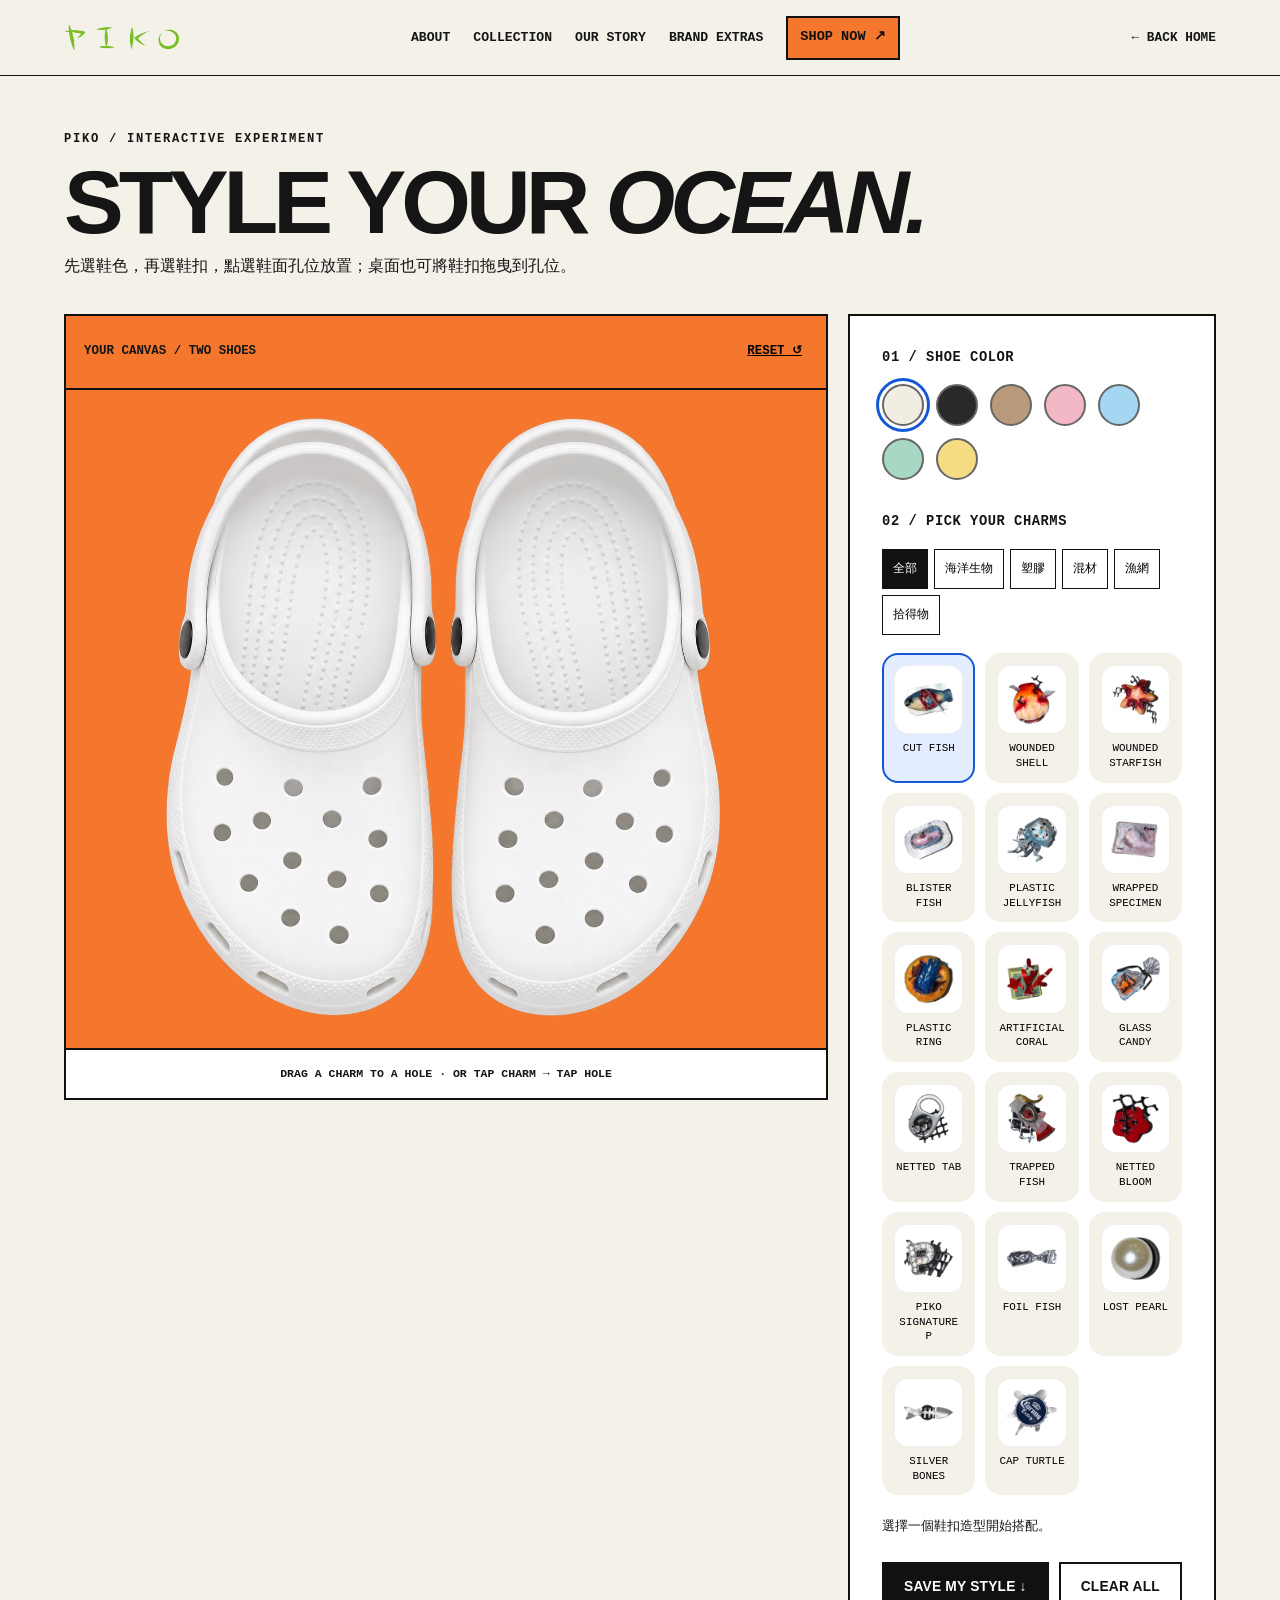
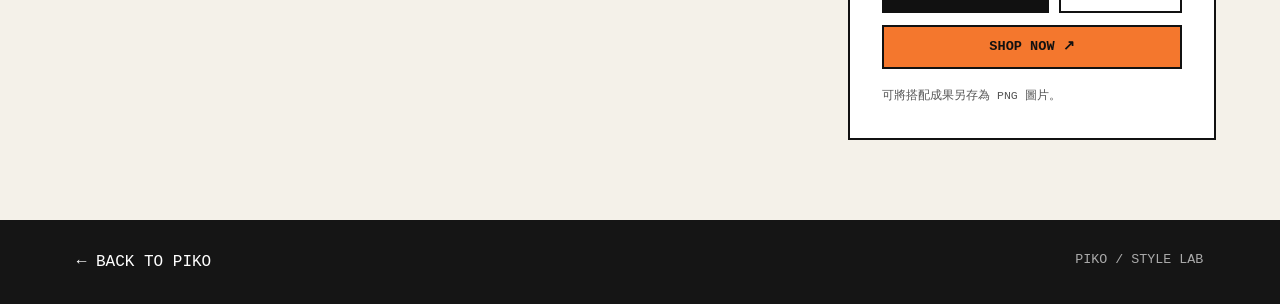
<file: style-lab.html>
<!doctype html><html lang="zh-Hant"><head><meta charset="utf-8"><meta name="viewport" content="width=device-width,initial-scale=1"><title>PIKO | STYLE YOUR OCEAN</title><link rel="stylesheet" href="main.css"><link rel="stylesheet" href="shop.css"><script defer src="main.js"></script><link rel="manifest" href="manifest.webmanifest">
<link rel="icon" type="image/png" sizes="32x32" href="assets/favicon-32.png"><link rel="apple-touch-icon" href="assets/apple-touch-icon.png"><script defer src="pwa.js"></script></head><body class="lab-page"><a class="skip-link" href="#main">跳至主要內容</a><header class="site-header"><a class="logo" href="index.html?resume=lab#lab"><img src="assets/piko-green.webp" alt="PIKO"></a><nav class="desktop-nav"><a href="index.html?resume=about#about">ABOUT</a><a href="index.html?resume=collection#collection">COLLECTION</a><a href="index.html?resume=transformation#transformation">OUR STORY</a><a href="brand-extras.html">BRAND EXTRAS</a><a class="shop-entry" href="shop.html">SHOP NOW ↗</a></nav><a class="shop-entry lab-mobile-shop" href="shop.html">SHOP NOW ↗</a><a class="nav-back" href="index.html?resume=lab#lab">← BACK HOME</a></header><main id="main" class="lab-app"><div class="lab-app-title"><span class="eyebrow">PIKO / INTERACTIVE EXPERIMENT</span><h1>STYLE YOUR <i>OCEAN.</i></h1><p>先選鞋色，再選鞋扣，點選鞋面孔位放置；桌面也可將鞋扣拖曳到孔位。</p></div><div class="lab-workspace"><div class="lab-canvas"><div class="canvas-top"><span>YOUR CANVAS / TWO SHOES</span><button id="reset-lab" class="text-button" type="button">RESET ↺</button></div><div class="shoe-stage" id="shoe-stage"><img class="shoe-photo" src="assets/shoes-pair.webp" alt="白色雙腳洞洞鞋俯視圖"><div id="shoe-holes" class="shoe-holes"></div></div><div class="canvas-help">DRAG A CHARM TO A HOLE · OR TAP CHARM → TAP HOLE</div></div><aside class="lab-controls"><h2>01 / SHOE COLOR</h2><div id="color-swatches" class="swatches"></div><h2>02 / PICK YOUR CHARMS</h2><div id="charm-filters" class="charm-filters"></div><div id="charm-palette" class="charm-palette"></div><p class="lab-status" id="lab-status" aria-live="polite">選擇一個鞋扣造型開始搭配。</p><div class="lab-control-actions"><button id="download-style" class="btn btn-dark" type="button">SAVE MY STYLE ↓</button><button id="clear-style" class="btn btn-outline-dark" type="button">CLEAR ALL</button></div><button id="lab-shop" class="shop-entry lab-shop" type="button">SHOP NOW ↗</button><p class="small-note">可將搭配成果另存為 PNG 圖片。</p></aside></div></main><footer class="footer compact-footer"><a href="index.html?resume=lab#lab">← BACK TO PIKO</a><small>PIKO / STYLE LAB</small></footer></body></html>
</file>
<file: main.css>
/* PIKO — 3-tier tokens; values tagged in design.md */
:root{ /* Primitive */ --neutral-950:#151515;--neutral-800:#303030;--neutral-500:#777;--neutral-100:#f4f1e9;--neutral-0:#fff;--brand-500:#1558d6;--brand-600:#1046ae;--orange-500:#f4772d;--orange-600:#dc5c17;--space-1:4px;--space-2:8px;--space-3:12px;--space-4:16px;--space-6:24px;--space-8:32px;--space-12:48px;--space-16:64px;--space-24:96px;--space-3xl:128px;--font-display:Arial,Helvetica,'Noto Sans TC','Microsoft JhengHei',sans-serif;--font-body:'Courier New',Consolas,'Noto Sans TC','Microsoft JhengHei',monospace;--duration-fast:160ms;--duration-base:280ms;--duration-slow:650ms;--ease-out-expo:cubic-bezier(.16,1,.3,1);/* Semantic */--bg-canvas:var(--neutral-100);--bg-surface:var(--neutral-0);--bg-surface-hover:#ece7dc;--text-primary:var(--neutral-950);--text-secondary:#454545;--text-muted:#626262;--border-subtle:#c9c5be;--border-strong:var(--neutral-950);--accent-primary:var(--orange-500);/* Component */--nav-height:76px;--btn-radius:0px;--card-padding:24px;--elevation-1:0 3px 0 rgba(0,0,0,.12);--elevation-2:0 10px 30px rgba(0,0,0,.13);--elevation-3:0 22px 60px rgba(0,0,0,.24)}
*,*::before,*::after{box-sizing:border-box}html{scroll-behavior:smooth;scroll-padding-top:var(--nav-height)}body{margin:0;background:var(--bg-canvas);color:var(--text-primary);font-family:var(--font-body);line-height:1.5}button,input{font:inherit}button,a{-webkit-tap-highlight-color:transparent}a{color:inherit;text-decoration:none}button{cursor:pointer}img{max-width:100%;display:block}h1,h2,h3,p{margin-top:0}h1,h2,h3{font-family:var(--font-display);font-weight:900;line-height:.9;letter-spacing:-.055em}h1{font-size:clamp(3.7rem,10vw,10rem)}h2{font-size:clamp(3rem,7vw,7.5rem)}h3{font-size:1rem;letter-spacing:0}i,em{font-style:italic}a:focus-visible,button:focus-visible,input:focus-visible{outline:3px solid var(--orange-500);outline-offset:4px}.skip-link{position:absolute;z-index:300;left:12px;top:-100px;background:white;padding:12px}.skip-link:focus{top:12px}.eyebrow{font-size:.76rem;letter-spacing:.14em;font-weight:700}.site-header{position:sticky;top:0;z-index:100;display:flex;align-items:center;justify-content:space-between;height:var(--nav-height);padding:0 clamp(20px,5vw,80px);background:#f4f1e9f2;border-bottom:1px solid var(--border-strong);backdrop-filter:blur(12px);transition:height var(--duration-base),background var(--duration-base)}.site-header.is-scrolled{height:64px;background:#f4f1e9fa}.logo{font-family:var(--font-display);font-weight:900;font-size:2rem;letter-spacing:-.08em}.logo-dot{color:var(--orange-500)}.desktop-nav{display:flex;gap:clamp(14px,2.4vw,40px);font-size:.82rem;font-weight:700}.desktop-nav a:hover,.footer a:hover{text-decoration:underline;text-decoration-thickness:2px;text-underline-offset:5px}.menu-toggle{display:none;border:1px solid #111;background:transparent;padding:10px 14px;font-weight:700}.mobile-nav{position:fixed;z-index:99;top:64px;left:0;right:0;background:var(--neutral-100);padding:24px;border-bottom:2px solid #111}.mobile-nav:not([hidden]){display:grid;gap:20px}.mobile-nav a{font-size:1.3rem;font-weight:700}.nav-back{font-size:.8rem;font-weight:700}.btn{display:inline-flex;justify-content:space-between;align-items:center;gap:22px;min-height:48px;padding:13px 20px;border:2px solid transparent;border-radius:var(--btn-radius);font-weight:900;font-family:var(--font-display);font-size:.86rem;letter-spacing:.015em;transition:transform var(--duration-fast),background var(--duration-fast),color var(--duration-fast)}.btn:hover{transform:translateY(-3px)}.btn:active{transform:translateY(1px)}.btn-accent{background:var(--orange-500);color:#101010}.btn-accent:hover{background:#ff9b57}.btn-outline-light{border-color:white;color:white}.btn-outline-light:hover{background:white;color:#111}.btn-dark{background:#111;color:#fff}.btn-dark:hover{background:#444}.btn-outline-dark{border-color:#111;color:#111;background:transparent}.btn-outline-dark:hover{background:#111;color:white}.hero{min-height:calc(100svh - var(--nav-height));background:var(--brand-500);color:white;position:relative;overflow:hidden;display:grid;grid-template-columns:1.12fr .88fr;align-items:center;padding:clamp(30px,6vw,100px) clamp(20px,6vw,96px) 70px;gap:32px}.hero-grain{position:absolute;inset:0;pointer-events:none;opacity:.18;background-image:url("data:image/svg+xml,%3Csvg viewBox='0 0 180 180' xmlns='http://www.w3.org/2000/svg'%3E%3Cfilter id='n'%3E%3CfeTurbulence type='fractalNoise' baseFrequency='.8' numOctaves='3' stitchTiles='stitch'/%3E%3C/filter%3E%3Crect width='100%25' height='100%25' filter='url(%23n)' opacity='.6'/%3E%3C/svg%3E")}.hero-copy,.hero-art,.hero-bottom{position:relative;z-index:1}.hero h1{margin:26px 0 18px;max-width:900px}.hero p{font-size:clamp(1rem,1.5vw,1.3rem)}.actions{display:flex;flex-wrap:wrap;gap:12px;margin-top:35px}.hero-art{justify-self:center;width:min(100%,520px);transform:rotate(5deg);box-shadow:20px 25px 0 #0c3e96;transition:transform var(--duration-slow)}.hero-art:hover{transform:rotate(1deg) scale(1.02)}.hero-art img{width:100%;max-height:68vh;object-fit:cover;object-position:center}.hero-bottom{position:absolute;bottom:20px;left:6%;right:6%;display:flex;justify-content:space-between;font-size:.76rem}.section{padding:clamp(64px,9vw,144px) clamp(20px,6vw,96px)}.about{background:var(--orange-500)}.section-heading{margin-bottom:42px}.section-heading h2{margin:18px 0}.about-layout{display:grid;grid-template-columns:.75fr 1.25fr;gap:clamp(24px,7vw,100px);align-items:center}.about-image{max-width:480px;transform:rotate(-3deg);box-shadow:16px 18px 0 #111}.about-text{max-width:640px}.about-text .lead{font-size:clamp(1.5rem,3vw,2.6rem);font-weight:700;line-height:1.4}.about-text p:not(.lead){font-size:1rem;line-height:1.9}.stamp{display:inline-block;border:3px solid #111;padding:15px;transform:rotate(-4deg);font-weight:700;margin-top:24px}.collection{background:#f4f1e9}.section-top{display:flex;justify-content:space-between;gap:40px;align-items:end;margin-bottom:40px}.section-top h2{margin:14px 0 0}.section-top p{max-width:360px;line-height:1.8}.section-top small{color:#555}.can-grid{display:grid;grid-template-columns:repeat(3,minmax(0,1fr));gap:clamp(12px,2vw,26px)}.can-card{border:1px solid #151515;background:#fff;text-align:left;padding:0;overflow:hidden;min-width:0;transition:transform var(--duration-base),box-shadow var(--duration-base)}.can-card:hover{transform:translateY(-7px);box-shadow:var(--elevation-2)}.can-card img{width:100%;aspect-ratio:1.35;object-fit:contain;background:#efefed;transition:transform var(--duration-slow)}.can-card:hover img{transform:scale(1.045)}.can-card-info{padding:16px 18px;border-top:1px solid #111;display:flex;justify-content:space-between;gap:10px}.can-card strong{font-family:var(--font-display);font-size:clamp(.9rem,1.5vw,1.3rem)}.can-card span{font-size:.75rem}.hint{text-align:right;font-weight:700;font-size:.8rem;margin:20px 0 0}.lab-teaser{background:#1558d6;color:white;display:grid;grid-template-columns:1fr 1fr;gap:40px;align-items:center;min-height:700px}.lab-content h2{margin:18px 0 30px}.lab-content p{max-width:460px;font-size:1.1rem;line-height:1.9}.lab-visual{position:relative;background:#f4772d;min-height:460px;display:grid;place-items:center;transform:rotate(3deg);border:4px solid white}.shoe-preview{width:min(75%,350px);transform:rotate(-12deg)}.lab-sticker{position:absolute;right:-20px;bottom:25px;background:#fff;color:#111;padding:20px;font-family:var(--font-display);font-weight:900;transform:rotate(-7deg)}.transformation{background:var(--orange-500)}.compare{height:clamp(310px,44vw,580px);position:relative;overflow:hidden;border:3px solid #111;touch-action:pan-y}.compare-before,.compare-after{position:absolute;inset:0;display:flex;flex-direction:column;align-items:center;justify-content:center;gap:20px}.compare-before{background:#1558d6;color:white}.compare-after{background:#f4f1e9;color:#111;clip-path:inset(0 0 0 50%)}.compare-before>span,.compare-after>span{position:absolute;top:25px;left:25px;font-weight:700}.material-art{font-size:clamp(4rem,13vw,12rem);font-weight:900;letter-spacing:-.1em;white-space:nowrap}.compare-divider{position:absolute;left:50%;top:0;bottom:0;width:3px;background:#111;transform:translateX(-50%);pointer-events:none}.compare-divider span{position:absolute;top:50%;left:50%;transform:translate(-50%,-50%);background:white;color:#111;border:2px solid #111;border-radius:50%;width:50px;height:50px;display:grid;place-items:center;font-size:1.5rem}.compare input{position:absolute;inset:0;width:100%;height:100%;opacity:0;cursor:ew-resize;margin:0}.footer{background:#151515;color:white;padding:clamp(60px,9vw,130px) clamp(20px,6vw,96px) 30px}.footer h2{font-size:clamp(4rem,11vw,12rem);margin:22px 0}.footer>p{font-size:1.2rem}.footer-links{display:flex;gap:24px;flex-wrap:wrap;border-top:1px solid #777;padding-top:24px;margin-top:70px;font-weight:700;font-size:.82rem}.footer small{display:block;color:#aaa;margin-top:50px}.preloader{position:fixed;z-index:500;inset:0;background:#1558d6;color:white;display:flex;align-items:center;justify-content:center;flex-direction:column;gap:20px;transition:opacity .45s,visibility .45s}.preloader.is-hidden{opacity:0;visibility:hidden;pointer-events:none}.loader-can{width:125px;height:95px;border:8px double #ddd;border-radius:45%;background:linear-gradient(130deg,#eee,#999,#fff);display:grid;place-items:center;transform:rotate(-8deg);animation:loader-wiggle .9s ease-in-out infinite alternate}.loader-can span{font-family:var(--font-display);font-weight:900;color:#111;font-size:1.7rem}.preloader p{font-weight:700;letter-spacing:.12em}.reveal{opacity:0;transform:translateY(28px);transition:opacity .65s var(--ease-out-expo),transform .65s var(--ease-out-expo)}.reveal.is-visible{opacity:1;transform:translateY(0)}@keyframes loader-wiggle{to{transform:rotate(8deg)}}.can-modal{border:0;padding:0;width:min(1080px,calc(100% - 32px));max-height:min(90dvh,900px);background:#f4f1e9;color:#111;box-shadow:var(--elevation-3)}.can-modal::backdrop{background:#000b;backdrop-filter:blur(4px)}.modal-shell{display:grid;grid-template-columns:1fr 1fr;position:relative}.modal-close{position:absolute;z-index:3;top:12px;right:12px;background:#111;color:white;border:0;min-width:44px;min-height:44px}.modal-image{background:#dcdcd9;position:relative;display:grid;place-items:center;min-height:480px}.modal-image img{width:100%;height:100%;object-fit:contain;max-height:650px}.modal-counter{position:absolute;bottom:16px;left:16px;background:#111;color:white;padding:6px 12px}.modal-info{padding:clamp(24px,4vw,56px);display:flex;flex-direction:column;overflow:auto;max-height:90dvh}.modal-info h2{font-size:clamp(2.4rem,5vw,5rem);margin:20px 0}.modal-info>p{line-height:1.8}.modal-products{border-top:1px solid #111;margin-top:22px;padding-top:20px}.modal-products h3{font-size:.8rem;letter-spacing:.12em}.modal-products>div{display:flex;flex-wrap:wrap;gap:8px}.product-chip{border:1px solid #111;padding:9px 12px;font-size:.8rem}.modal-actions{display:flex;gap:10px;margin-top:auto;padding-top:32px}.small-note{font-size:.72rem;color:#555;line-height:1.6;margin:18px 0 0}.lab-page{background:#f4f1e9}.lab-app{padding:50px clamp(16px,5vw,80px) 80px}.lab-app-title h1{font-size:clamp(3rem,7vw,7rem);margin:12px 0}.lab-app-title>p{max-width:700px}.lab-workspace{display:grid;grid-template-columns:minmax(0,1.35fr) minmax(310px,.65fr);gap:20px;margin-top:35px;align-items:start}.lab-canvas{border:2px solid #111;background:#f4772d}.canvas-top{display:flex;justify-content:space-between;align-items:center;padding:14px 18px;border-bottom:2px solid #111;font-size:.78rem;font-weight:700}.text-button{border:0;background:none;text-decoration:underline;font-weight:700;min-height:44px}.shoe-stage{--shoe-color:#f1ede2;position:relative;width:min(100%,530px);margin:20px auto;aspect-ratio:420/540}.shoe-svg{position:absolute;inset:0;width:100%;height:100%;filter:drop-shadow(14px 16px 0 #0002)}.shoe-body{fill:var(--shoe-color);stroke:#333;stroke-width:8}.shoe-sole{fill:#0000001b;stroke:#444;stroke-width:5}.shoe-holes{position:absolute;inset:0}.shoe-hole{position:absolute;transform:translate(-50%,-50%);width:10%;aspect-ratio:1.5;border:2px solid #444;background:#5559;border-radius:50%;display:grid;place-items:center;padding:0;touch-action:manipulation}.shoe-hole:hover,.shoe-hole:focus-visible{outline:3px solid #fff;outline-offset:3px}.shoe-hole .placed-charm{position:absolute;left:50%;top:50%;transform:translate(-50%,-50%);font-size:clamp(18px,3vw,36px);line-height:1;filter:drop-shadow(1px 2px 1px #2227);pointer-events:none}.canvas-help{text-align:center;font-size:.72rem;font-weight:700;padding:15px;background:#fff;border-top:2px solid #111}.lab-controls{border:2px solid #111;background:white;padding:clamp(18px,3vw,32px)}.lab-controls h2{font-family:var(--font-body);font-size:.86rem;letter-spacing:.04em;line-height:1.5;margin:0 0 16px}.lab-controls h2:not(:first-child){margin-top:32px}.swatches{display:flex;flex-wrap:wrap;gap:12px}.swatch{width:42px;height:42px;border:2px solid #666;border-radius:50%;position:relative}.swatch[aria-pressed=true]{outline:3px solid #1558d6;outline-offset:3px}.charm-filters{display:flex;gap:6px;flex-wrap:wrap;margin-bottom:18px}.filter-btn{border:1px solid #111;background:white;padding:8px 10px;min-height:40px;font-size:.72rem}.filter-btn[aria-pressed=true]{background:#111;color:white}.charm-palette{display:grid;grid-template-columns:repeat(4,1fr);gap:8px}.charm-item{background:#f4f1e9;border:2px solid transparent;min-height:90px;display:flex;flex-direction:column;align-items:center;justify-content:center;gap:7px;padding:8px;touch-action:pan-y}.charm-item[aria-pressed=true]{border-color:#1558d6;background:#e4edff}.charm-emoji{font-size:2rem;line-height:1}.charm-item small{font-size:.62rem}.lab-status{font-size:.8rem;min-height:25px;margin:22px 0 0}.lab-control-actions{display:flex;flex-wrap:wrap;gap:10px;margin-top:20px}.compact-footer{padding-top:30px;display:flex;justify-content:space-between;gap:20px}.compact-footer small{margin:0}@media(max-width:1023px){.lab-workspace{grid-template-columns:1fr}.lab-controls{max-width:none}.hero{grid-template-columns:1fr 1fr}.can-grid{grid-template-columns:repeat(2,minmax(0,1fr))}}@media(max-width:767px){:root{--nav-height:64px}.desktop-nav{display:none}.menu-toggle{display:block}.site-header{padding:0 20px}.hero{grid-template-columns:1fr;padding:50px 20px 72px;gap:40px}.hero h1{font-size:clamp(3.3rem,13vw,6rem)}.hero-art{width:min(75%,340px);transform:rotate(4deg)}.hero-art img{max-height:40vh}.hero-bottom{left:20px;right:20px}.section{padding:70px 20px}.about-layout,.lab-teaser,.modal-shell{grid-template-columns:1fr}.about-image{max-width:340px}.section-top{display:block}.section-top p{margin-top:24px}.can-grid{gap:10px}.can-card-info{padding:12px;display:block}.can-card-info span{display:block;margin-top:4px}.lab-teaser{min-height:auto}.lab-visual{min-height:330px}.modal-image{min-height:220px;max-height:32dvh}.modal-image img{max-height:32dvh}.modal-info{max-height:55dvh;padding:24px}.modal-info h2{font-size:2.6rem;margin:10px 0}.can-modal{max-height:93dvh}.modal-actions{padding-top:16px}.lab-app{padding:35px 16px 60px}.lab-app-title h1{font-size:clamp(2.8rem,10vw,5rem)}.lab-controls{padding:20px}.charm-palette{grid-template-columns:repeat(4,1fr)}.charm-item{min-height:78px}.shoe-stage{margin:8px auto}.footer-links{gap:16px}.compact-footer{flex-direction:column}.compare-before>span,.compare-after>span{font-size:.68rem;top:14px;left:12px}}@media(max-width:420px){.can-card strong{font-size:.82rem}.can-card-info span{font-size:.66rem}.charm-palette{grid-template-columns:repeat(3,1fr)}.actions .btn{width:100%}}@media(prefers-reduced-motion:reduce){html{scroll-behavior:auto}*,*::before,*::after{animation-duration:.01ms!important;transition-duration:.01ms!important}.reveal{opacity:1;transform:none}}
/* PIKO V1.1 — actual-asset progress and opening-can entrance */
.preloader{z-index:900;background:#1558d6;color:#fff;padding:clamp(20px,3vw,44px);justify-content:space-between;gap:0;overflow:hidden}
.preloader-top,.preloader-bottom{width:100%;display:flex;justify-content:space-between;align-items:center;gap:16px;font-size:.7rem;letter-spacing:.12em;font-weight:800}
.preloader-top strong{font-size:clamp(1.8rem,3vw,2.8rem);letter-spacing:-.07em;line-height:1}.preloader-dot{color:#f4772d}
.preloader-center{width:min(560px,100%);display:flex;flex-direction:column;align-items:center}
.loader-product{position:relative;width:min(480px,82vw);aspect-ratio:1.53;perspective:900px;filter:drop-shadow(0 20px 24px #0004);margin-bottom:clamp(20px,4vh,40px);animation:can-enter .7s cubic-bezier(.18,.8,.2,1) both}
.loader-can-base,.loader-lid{position:absolute;inset:0;overflow:hidden;border-radius:18%}.loader-can-base img,.loader-lid img{width:100%;height:100%;object-fit:contain}
.loader-can-base{filter:brightness(.52) saturate(.7);transform:translateY(2%)}
.loader-lid{transform-origin:50% 16%;backface-visibility:hidden;transition:transform .85s cubic-bezier(.2,.72,.15,1),opacity .7s ease;will-change:transform}
.loader-pullring{position:absolute;left:33%;top:53%;width:10%;height:8%;border:3px solid #dce0e3;border-radius:48%;box-shadow:0 1px 3px #3336;transform:rotate(-20deg);opacity:.9;animation:ring-wiggle 1.1s ease-in-out infinite alternate;pointer-events:none}
.loader-title{font-size:clamp(.82rem,2vw,1.1rem);font-weight:900;letter-spacing:.12em;margin:0 0 18px;text-align:center}
.loader-progress-track{width:100%;height:5px;background:#ffffff55;overflow:hidden}.loader-progress-track>span{display:block;width:0;height:100%;background:#f4772d;transition:width .35s ease-out}
.loader-progress-label{display:flex;justify-content:space-between;width:100%;margin-top:10px;font-size:.7rem;letter-spacing:.1em;font-weight:800;font-variant-numeric:tabular-nums}
.preloader-bottom button{color:#fff;background:transparent;border:1px solid #fff;padding:10px 14px;font-size:.7rem;font-weight:800;letter-spacing:.06em;min-height:44px}
.preloader.is-opening .loader-pullring{animation:none;transform:translate(0,-28px) rotate(-48deg);transition:transform .35s ease-out}
.preloader.is-opening .loader-lid{transform:translateY(-19%) rotateX(68deg) scale(.97);opacity:.45;transition-delay:.18s}
.preloader.is-opening .loader-title{opacity:0;transition:opacity .3s}
.preloader.is-hidden{opacity:0;visibility:hidden;pointer-events:none;transition:opacity .5s,visibility .5s}
@keyframes ring-wiggle{from{transform:translateY(0) rotate(-25deg)}to{transform:translateY(-6px) rotate(-11deg)}}
@keyframes can-enter{from{opacity:0;transform:translateY(34px) scale(.94)}to{opacity:1;transform:translateY(0) scale(1)}}
@media(max-width:600px){.preloader-top>span{font-size:.57rem}.loader-product{width:min(420px,90vw)}.preloader-bottom{font-size:.57rem}}
@media(prefers-reduced-motion:reduce){.loader-product,.loader-pullring{animation:none!important}.loader-lid{transition:none!important}}

/* V1.2 — collection: white shelf backdrop, six independently interactive cans */
.collection{background:#fff}
.can-grid{position:relative;display:block;width:min(100%,1448px);aspect-ratio:1448/1250;margin-inline:auto;background:#fff url("assets/shelf-white.webp") center/100% 100% no-repeat;isolation:isolate}
.shelf-can{position:absolute;z-index:1;display:grid;place-items:center;width:29%;height:24%;padding:0;border:0;background:transparent;cursor:pointer;transition:transform .3s cubic-bezier(.2,.8,.2,1),filter .3s}
.shelf-can:nth-child(3n+1){left:2%}.shelf-can:nth-child(3n+2){left:35.5%}.shelf-can:nth-child(3n){left:69%}
.shelf-can:nth-child(-n+3){top:11.2%}.shelf-can:nth-child(n+4){top:48%}
.shelf-can img{width:100%;height:100%;object-fit:contain;filter:drop-shadow(0 5px 3px #0003);pointer-events:none}
.shelf-can:hover{transform:translateY(-9px) scale(1.045);filter:brightness(1.025)}
.shelf-can:active{transform:translateY(-3px) scale(1.02)}
.shelf-can:focus-visible{outline:3px solid #1558d6;outline-offset:2px}
.visually-hidden{position:absolute!important;width:1px;height:1px;padding:0;margin:-1px;overflow:hidden;clip:rect(0,0,0,0);white-space:nowrap;border:0}
@media(max-width:767px){.collection{padding-left:10px;padding-right:10px}.collection .section-top,.collection .hint{margin-left:10px;margin-right:10px}.shelf-can:hover{transform:none}}

/* V1.2-based homepage and real-photo shoe lab revision */
.site-header .logo{display:inline-flex;align-items:center;width:clamp(80px,9vw,126px)}
.site-header .logo img{display:block;width:100%;height:auto;max-height:50px;object-fit:contain;object-position:left center}
.hero-copy{min-width:0}.hero-mark-title{margin:clamp(22px,4vw,48px) 0 26px!important;max-width:min(100%,680px)!important;line-height:1}
.hero-mark-title img{display:block;width:100%;height:auto;object-fit:contain;filter:drop-shadow(0 0 0 transparent)}
.hero-art{width:min(100%,490px)}
.shoe-stage{width:min(100%,700px);aspect-ratio:1334/1179;isolation:isolate;--shoe-tint:#f1ede2}
.shoe-photo{position:absolute;inset:0;width:100%;height:100%;object-fit:fill;z-index:0}
.shoe-stage.is-tinted .shoe-photo{filter:sepia(.15) saturate(.7)}
.shoe-stage.is-tinted:before{content:'';position:absolute;inset:0;background:var(--shoe-tint);mix-blend-mode:multiply;opacity:.22;z-index:1;pointer-events:none}
.shoe-holes{z-index:2}
.shoe-hole{width:4.4%;height:auto;aspect-ratio:1;border:1px solid #3338;background:#5552;box-shadow:inset 0 1px 3px #0004;min-width:0;touch-action:manipulation}
.shoe-hole:hover,.shoe-hole.drop-target{background:#f4772d55;outline:2px solid white;outline-offset:1px}
.shoe-hole .placed-charm{font-size:clamp(13px,2.7vw,29px);filter:drop-shadow(1px 2px 1px #0007)}
@media(max-width:767px){.hero-mark-title{width:min(100%,480px)}.hero-art{width:min(78%,360px)}.shoe-hole{width:5.2%}.shoe-hole .placed-charm{font-size:clamp(13px,4vw,24px)}}

/* V1.5: exact-photo targets and shelf depth corrections */
.shoe-hole{width:4.1%;height:auto;aspect-ratio:1;background:transparent;border:1px solid transparent;box-shadow:none;border-radius:50%;}
.shoe-hole:hover,.shoe-hole:focus-visible,.shoe-hole.drop-target{background:#f4772d55;border-color:#fff;outline:2px solid #fff;outline-offset:1px;}
.shoe-hole:has(.placed-charm){overflow:visible;}
@media(max-width:767px){.shoe-hole{width:4.1%;}}

/* V1.6: preserve original two-shelf image and spacing; only seat cans closer to metal. */
.can-grid{aspect-ratio:1448/1086}
.shelf-can{height:27%}
.shelf-can:nth-child(-n+3){top:16%}
.shelf-can:nth-child(n+4){top:42%}
.shelf-can img{filter:drop-shadow(0 4px 3px #0004)}
/* Use the same authentic paired shoe photo in the lab entry teaser. */
.lab-teaser .shoe-preview{width:min(90%,460px);transform:rotate(-6deg)}
.lab-teaser .shoe-preview img{width:100%;height:auto;object-fit:contain;filter:drop-shadow(7px 12px 10px #0003)}
@media(max-width:767px){.lab-teaser .shoe-preview{width:min(85%,360px)}}

/* V1.7: interactive fish hero and three-material before/after */
.hero-art.fish-interaction{width:min(100%,620px);transform:none;box-shadow:none;background:none;display:flex;flex-direction:column;align-items:center;justify-content:center;gap:12px;overflow:visible;position:relative;min-width:0}
.fish-hint{color:#fff;font:700 clamp(.68rem,1vw,.9rem)/1.5 var(--font-body);letter-spacing:.1em;align-self:flex-end;text-align:right;min-height:38px}
.fish-hint small{display:block;letter-spacing:0;font-size:.72rem;font-weight:400}
.fish-scene{position:relative;width:100%;aspect-ratio:1.7/1;touch-action:none;cursor:crosshair;user-select:none;--cut-progress:0}
.fish-scene img{position:absolute;inset:0;width:100%;height:100%;object-fit:contain;pointer-events:none;filter:drop-shadow(9px 14px 6px #031c4d45)}
.fish-whole{opacity:1;transform:rotate(-7deg) scale(.98);transition:opacity .22s ease,transform .7s cubic-bezier(.2,.8,.2,1)}
.fish-opened{opacity:0;transform:translateY(-7%) scale(.92);transition:opacity .3s ease,transform 1s cubic-bezier(.16,1,.3,1)}
.fish-cut-guide{position:absolute;left:35%;top:20%;height:59%;border-left:2px dashed #fff9;transform:rotate(25deg);opacity:0;pointer-events:none;transition:opacity .2s}
.fish-interaction:hover:not(.is-cut) .fish-cut-guide,.fish-interaction.is-dragging .fish-cut-guide{opacity:1}
.fish-slice-trace{position:absolute;left:35%;top:20%;height:59%;width:3px;background:#fff;box-shadow:0 0 12px #fff;transform-origin:top center;transform:rotate(25deg) scaleY(var(--cut-progress));opacity:0;pointer-events:none}
.fish-interaction.is-dragging .fish-slice-trace{opacity:1}
.fish-interaction.is-cut .fish-whole{opacity:0;transform:translate(-5%,4%) rotate(-8deg) scale(.9)}
.fish-interaction.is-cut .fish-opened{opacity:1;transform:translateY(0) scale(1)}
.fish-interaction.is-cut .fish-cut-guide,.fish-interaction.is-cut .fish-slice-trace{opacity:0}
.fish-again{background:#f4772d;color:#111;border:2px solid #111;font-weight:800;min-height:42px;padding:8px 20px;cursor:pointer}
.fish-again[hidden]{display:none}
.material-switcher{display:flex;flex-wrap:wrap;gap:10px;margin:20px 0 12px}
.material-switcher button{border:1.5px solid currentColor;background:transparent;color:inherit;padding:12px 18px;font-weight:800;cursor:pointer;min-height:44px}
.material-switcher button[aria-pressed="true"]{background:#f4772d;border-color:#f4772d;color:#111}
.material-description{font-size:.8rem;margin:0 0 18px;min-height:22px}
.compare[data-material="glass"] .compare-before{background:#c7d5d0}.compare[data-material="glass"] .compare-after{background:#60a7aa}
.compare[data-material="net"] .compare-before{background:#b9c8b7}.compare[data-material="net"] .compare-after{background:#367e73}
@media(max-width:767px){.hero-art.fish-interaction{width:100%;max-width:520px;margin:auto}.fish-scene{aspect-ratio:1.6/1}.fish-hint{align-self:center;text-align:center}.material-switcher button{flex:1 1 120px;font-size:.75rem;padding:10px}}
@media(prefers-reduced-motion:reduce){.fish-scene img{transition:none!important}}

/* V1.8: larger diagonal hero fish; keep existing blue canvas and interaction. */
@media(min-width:1024px){
 .hero{grid-template-columns:minmax(0,1fr) minmax(0,1.13fr);gap:clamp(8px,1.5vw,24px);padding-right:clamp(16px,3vw,48px)}
 .hero-art.fish-interaction{width:112%;max-width:none;justify-self:start;margin-left:-3%;}
 .fish-scene{width:100%;aspect-ratio:1.78/1}
 .fish-whole{transform:rotate(17deg) scale(1.04)}
 .fish-opened{transform:translateY(-7%) rotate(17deg) scale(.98)}
 .fish-interaction.is-cut .fish-whole{transform:translate(-5%,4%) rotate(17deg) scale(.96)}
 .fish-interaction.is-cut .fish-opened{transform:translateY(0) rotate(17deg) scale(1.04)}
}
@media(min-width:768px) and (max-width:1023px){.hero-art.fish-interaction{width:108%;max-width:none}.fish-whole{transform:rotate(16deg) scale(1.02)}.fish-opened{transform:rotate(16deg) scale(.94)}.fish-interaction.is-cut .fish-opened{transform:rotate(16deg) scale(1.02)}}
@media(max-width:767px){.hero-art.fish-interaction{width:100%;max-width:560px}.fish-scene{aspect-ratio:1.5/1}.fish-whole{transform:rotate(16deg) scale(.99)}.fish-opened{transform:rotate(16deg) scale(.92)}.fish-interaction.is-cut .fish-opened{transform:rotate(16deg) scale(1)}}
.fish-hint{position:relative;z-index:2}
/* V1.8: visual material selector, with clear active state and responsive cards. */
.material-switcher{display:grid;grid-template-columns:repeat(3,minmax(0,1fr));gap:clamp(10px,1.5vw,22px);margin:24px 0 20px}
.material-switcher .material-tile{position:relative;display:grid;grid-template-columns:minmax(74px,38%) 1fr;align-items:stretch;min-height:118px;gap:0;padding:0;text-align:left;border:2px solid #161616;background:#fff;color:#151515;overflow:hidden;transition:transform .22s ease,box-shadow .22s ease,border-color .22s ease}
.material-switcher .material-tile:hover{transform:translateY(-3px);box-shadow:5px 6px 0 #1113}
.material-switcher .material-tile[aria-pressed=true]{background:#fff;border:3px solid #1558d6;box-shadow:5px 5px 0 #1558d6}
.material-thumb{position:relative;min-height:115px;overflow:hidden;display:block}
.thumb-plastic{background:linear-gradient(150deg,#bdd6e0,#f2f5ee 65%,#9bc1cd)}
.thumb-plastic .material-shape{position:absolute;left:30%;top:14%;width:42%;height:80%;border:5px solid #f9ffffcc;border-radius:22% 24% 30% 26%;transform:rotate(-24deg);background:linear-gradient(110deg,#d8e6e555,#fff9,#6ba5c25c);box-shadow:10px 5px 0 #2c769a44,-16px 16px 0 #f0ffffa8}
.thumb-plastic .material-shape:before{content:'';position:absolute;top:-12%;left:23%;width:53%;height:12%;background:#247db3;border:3px solid #e2f1f6;border-radius:4px}
.thumb-glass{background:linear-gradient(130deg,#d5e9e6,#83b5b3)}
.thumb-glass .material-shape{position:absolute;left:24%;top:10%;width:53%;height:80%;background:linear-gradient(140deg,#ffffffb3,#53a6a1aa 45%,#d4fff1a6);clip-path:polygon(22% 0,92% 17%,74% 57%,100% 87%,33% 100%,0 58%);filter:drop-shadow(5px 6px 2px #143c3a88)}
.thumb-glass .material-shape:after{content:'';position:absolute;inset:15%;border:3px solid #fff9;transform:rotate(19deg)}
.thumb-net{background:linear-gradient(130deg,#a8bba8,#466e68)}
.thumb-net .material-shape{position:absolute;inset:-25%;transform:rotate(-25deg);background:repeating-linear-gradient(0deg,transparent 0 16px,#e2f0d9 17px 20px,transparent 21px 38px),repeating-linear-gradient(90deg,transparent 0 16px,#d5e8cf 17px 20px,transparent 21px 38px);opacity:.92}
.material-tile-label{padding:clamp(10px,1.6vw,22px) 10px;display:flex;flex-direction:column;justify-content:center;gap:7px;min-width:0}
.material-tile-label strong{font:900 clamp(.85rem,1.35vw,1.28rem)/1.1 var(--font-display);letter-spacing:-.02em}
.material-tile-label small{font-size:clamp(.65rem,.85vw,.83rem);color:#555}
.material-tile-indicator{position:absolute;right:8px;top:4px;font-size:1.1rem;opacity:.4}
.material-tile[aria-pressed=true] .material-tile-indicator{opacity:1;color:#1558d6}
@media(max-width:767px){.material-switcher{grid-template-columns:repeat(3,minmax(0,1fr));gap:8px}.material-switcher .material-tile{grid-template-columns:1fr;min-height:0}.material-thumb{height:76px;min-height:0}.material-tile-label{padding:9px 7px;gap:4px}.material-tile-label strong{font-size:clamp(.68rem,2.5vw,.95rem)}.material-tile-label small{font-size:.64rem}.material-tile-indicator{font-size:.8rem;top:1px;right:4px}}

/* V1.9: same normalized shoe-hole coordinates for all seven 1334×1179 shoe photos. */
.shoe-stage.is-tinted .shoe-photo{filter:none}
.shoe-stage.is-tinted::before{display:none}
/* Keep the hint within the hero artwork instead of allowing the diagonal fish to push it outside. */
.fish-interaction{position:relative}
.fish-hint{position:absolute;right:clamp(8px,3%,24px);top:0;z-index:5;max-width:65%;font-size:clamp(.58rem,.75vw,.72rem);line-height:1.35;text-align:right;min-height:0;pointer-events:none}
.fish-hint small{font-size:clamp(.55rem,.7vw,.66rem);line-height:1.35}
.fish-scene{margin-top:34px}
/* Compact the material cards without reducing mobile tap targets. */
.material-switcher{gap:clamp(8px,1vw,14px);margin:14px 0 12px}
.material-switcher .material-tile{min-height:96px;grid-template-columns:minmax(58px,32%) 1fr}
.material-tile-label{padding:10px 8px;gap:4px}
.material-tile-label strong{font-size:clamp(.75rem,1.1vw,1.04rem)}
.material-tile-label small{font-size:clamp(.6rem,.72vw,.75rem)}
/* Genuine BEFORE photographs; leave AFTER empty until real product imagery arrives. */
.compare-before .material-art,.compare-after .material-art{display:flex;align-items:center;justify-content:center;overflow:hidden}
.compare-before .material-art img{display:block;width:100%;height:100%;object-fit:contain;max-height:100%;max-width:100%}
.compare-after .material-art{font-size:0}
@media(max-width:767px){.fish-hint{right:8px;top:0;max-width:78%;font-size:.62rem}.fish-hint small{font-size:.57rem}.material-switcher .material-tile{min-height:96px;grid-template-columns:1fr}.material-thumb{height:58px}.material-tile-label{padding:8px 6px}.material-tile-label strong{font-size:clamp(.65rem,2.5vw,.88rem)}}

/* V1.9.1 — align homepage logo with approved two-column hero reference. */
@media (min-width: 768px){
 .hero-copy{display:flex;flex-direction:column;align-items:flex-start;justify-content:center;min-height:0}
 .hero-copy>.eyebrow{margin-bottom:clamp(26px,4.5vh,48px)}
 .hero-copy .hero-mark-title{width:100%;max-width:610px!important;margin:0 0 clamp(26px,5vh,58px)!important}
 .hero-copy .hero-mark-title img{width:100%;max-height:clamp(135px,24vh,260px);object-fit:contain;object-position:left center}
 .hero-copy>p{margin-bottom:clamp(18px,2.6vh,30px)}
}
@media (max-width: 767px){
 .hero-copy .hero-mark-title{margin:28px 0 32px!important;width:100%;max-width:480px!important}
 .hero-copy .hero-mark-title img{max-height:200px;object-fit:contain;object-position:left center}
}

/* V1.9.2 — anchor fish instructions to the viewport-safe hero instead of the oversized fish image. */
.hero .fish-interaction{position:static}
.hero .fish-hint{position:absolute;top:clamp(16px,3.5vh,38px);right:clamp(20px,4vw,64px);width:max-content;max-width:min(340px,40vw);padding:0;transform:none;text-align:right;white-space:normal;overflow-wrap:anywhere;font-size:clamp(.65rem,.85vw,.82rem);line-height:1.4;z-index:10}
.hero .fish-hint small{display:block;font-size:clamp(.61rem,.76vw,.72rem);line-height:1.5;letter-spacing:0}
@media(max-width:767px){.hero .fish-interaction{position:relative}.hero .fish-hint{position:absolute;top:0;right:0;max-width:min(95%,300px);font-size:.68rem}.hero .fish-hint small{font-size:.62rem}.hero .fish-scene{margin-top:52px}}
#download-style:disabled{opacity:.65;cursor:wait}

/* BRAND EXTRAS / V1.9.4 */
.extras-page{background:#f4f1e9}.extras-main{padding-top:45px}.extras-intro{padding:65px clamp(20px,6vw,96px) 50px;background:#1558d6;color:#fff}.extras-intro h1{font-size:clamp(4.3rem,12vw,12rem);line-height:.9;margin:32px 0 48px;letter-spacing:-.055em}.extras-intro h1 i{color:#ff8b36}.extras-intro-bottom{display:flex;justify-content:space-between;align-items:end;gap:24px;border-top:1px solid #ffffff8c;padding-top:20px}.extras-intro-bottom p{font-size:clamp(.9rem,1.6vw,1.15rem);line-height:1.8}.extras-intro-bottom>span{font-size:.75rem;font-weight:800;white-space:nowrap}.extras-showcase{padding:clamp(40px,6vw,90px) clamp(20px,6vw,96px)}.extras-grid{display:grid;grid-template-columns:repeat(2,minmax(0,1fr));gap:clamp(14px,2.5vw,35px)}.extras-card{padding:0;border:2px solid #151515;background:white;text-align:left;cursor:pointer;transition:transform .2s,box-shadow .2s;min-width:0}.extras-card:hover,.extras-card:focus-visible{transform:translateY(-6px);box-shadow:9px 9px 0 #151515}.extras-card-meta{display:flex;justify-content:space-between;align-items:center;gap:12px;padding:18px;font-size:.8rem}.extras-card-meta strong{font-size:1.15rem}.extras-art{height:clamp(220px,32vw,440px);display:grid;place-items:center;padding:24px;overflow:hidden;background:#dce6fb}.extras-art--postcard{background:#ff8b36}.extras-art--guide{background:#d7e8d5}.extras-art--sticker{background:#f2d9e6}.extras-art-piece{width:72%;aspect-ratio:1.55;background:#fff;box-shadow:12px 15px 0 #15151525;transform:rotate(-8deg);display:flex;flex-direction:column;justify-content:space-between;padding:6%;color:#1558d6;overflow:hidden}.extras-art-piece strong{font-family:var(--font-display);font-size:clamp(2.2rem,5vw,5rem);letter-spacing:-.07em;line-height:.88;overflow-wrap:anywhere}.extras-art-mini,.extras-art-foot{font-size:clamp(.4rem,.7vw,.65rem);font-weight:900;letter-spacing:.09em}.extras-art--postcard .extras-art-piece{aspect-ratio:1.4;transform:rotate(7deg);background:#1558d6;color:white}.extras-art--guide .extras-art-piece{aspect-ratio:.85;transform:rotate(-5deg);background:#ff8b36;color:#151515}.extras-art--sticker .extras-art-piece{width:58%;aspect-ratio:1;transform:rotate(12deg);border-radius:45% 55% 45% 55%;background:#1558d6;color:white}.extras-placeholder-note{font-size:.76rem;line-height:1.7;color:#555;margin-top:25px}.extras-modal-image{overflow:hidden}.extras-modal-image>#extras-modal-art{width:100%;height:100%;min-height:480px}.extras-modal-image .extras-art{height:100%;min-height:480px}.extras-modal-image .extras-art-piece strong{font-size:clamp(3rem,5vw,5.5rem)}.extras-modal .modal-info>h3{font-size:1.1rem;margin:0 0 20px}.extras-modal .modal-products p{line-height:1.8}.try-on-link{margin-top:25px;align-self:flex-start;text-decoration:none}.desktop-nav{gap:clamp(12px,1.8vw,28px)}
@media(max-width:767px){.extras-main{padding-top:25px}.extras-intro{padding-top:50px}.extras-intro h1{font-size:clamp(3.8rem,14vw,7rem)}.extras-intro-bottom{display:block}.extras-intro-bottom>span{display:block;margin-top:20px}.extras-grid{grid-template-columns:1fr}.extras-art{height:300px}.extras-modal-image>#extras-modal-art,.extras-modal-image .extras-art{min-height:220px;height:240px}.extras-modal .modal-info h2{font-size:2.4rem}.extras-card-meta{padding:14px}}

/* Homepage BRAND EXTRAS: follows THE SECOND LIFE */
.home-extras{padding:clamp(76px,10vw,150px) clamp(20px,5vw,88px);background:#fff;color:#121212;scroll-margin-top:80px}
.home-extras-heading{max-width:1100px;margin:0 auto 38px}
.home-extras-heading h2{font-size:clamp(3.3rem,9vw,9rem);line-height:.94;letter-spacing:-.075em;margin:18px 0 22px;font-weight:900}
.home-extras-heading h2 i{color:#1558d6;font-style:normal}
.home-extras-heading p{font-size:clamp(1rem,1.5vw,1.3rem);line-height:1.7}
.home-extras .extras-grid{max-width:1100px;margin:0 auto}
.home-extras .extras-placeholder-note{max-width:1100px;margin:22px auto 0}
@media(max-width:650px){.home-extras{padding:70px 18px}.home-extras-heading h2{font-size:clamp(3rem,13vw,5rem)}}
/* V1.9.6: editorial print archive */
.extras-grid.extras-editorial{display:grid;grid-template-columns:repeat(12,minmax(0,1fr));gap:24px 0;align-items:center;padding:36px 12px 24px;isolation:isolate;background:white;max-width:1100px;margin:auto}
.extra-object{display:flex;flex-direction:column;align-items:stretch;gap:14px;min-width:0;position:relative;border:0;background:none;padding:0;text-align:left;color:#151515;cursor:pointer;transition:transform .25s ease;transform:rotate(var(--tilt,0deg));}
.extra-object:hover,.extra-object:focus-visible{transform:translateY(-10px) rotate(0);z-index:5;outline-offset:6px}
.extra-object--0{grid-column:1/6;grid-row:1/3;--tilt:-7deg;z-index:1;margin:0 0 0 18px}
.extra-object--1{grid-column:5/10;grid-row:1/3;--tilt:6deg;z-index:2;margin-top:70px}
.extra-object--2{grid-column:10/13;grid-row:1;--tilt:-4deg;margin-left:18px}
.extra-object--3{grid-column:10/13;grid-row:2;--tilt:5deg;margin-left:18px}
.extra-object--4{grid-column:7/11;grid-row:3;--tilt:-3deg}
.extra-print{display:block;width:100%;height:auto;object-fit:contain;box-shadow:5px 12px 24px #0003}
.extra-label{font-size:clamp(.7rem,1.2vw,.9rem);font-weight:800;letter-spacing:.06em;display:flex;justify-content:space-between;background:white;padding:5px 0}
.extra-pending{display:flex;flex-direction:column;gap:12px;justify-content:center;min-height:130px;padding:18px 8px;border-top:2px solid #1558d6;border-bottom:1px solid #1558d6;color:#1558d6;overflow-wrap:anywhere}
.extra-pending strong{font-size:clamp(1rem,2vw,1.7rem);line-height:1.1}.extra-pending span,.extra-pending small{font-size:.65rem;letter-spacing:.08em}
.extras-modal-image>#extras-modal-art{display:grid;place-items:center;padding:20px;background:#f5f3ef;min-height:0;height:auto}.extras-modal-image .extra-print{width:auto;max-width:100%;max-height:65vh;object-fit:contain;box-shadow:0 8px 20px #0002}.extras-modal-image .extra-pending{width:85%}
@media(max-width:767px){.extras-grid.extras-editorial{grid-template-columns:repeat(6,minmax(0,1fr));padding:20px 8px;gap:28px 0}.extra-object--0{grid-column:1/4;grid-row:1;margin:0;--tilt:-4deg}.extra-object--1{grid-column:3/7;grid-row:1;margin:35px 8px 0 0;--tilt:4deg}.extra-object--2{grid-column:1/4;grid-row:2;margin:0 12px 0 0}.extra-object--3{grid-column:4/7;grid-row:2;margin:0}.extra-object--4{grid-column:2/6;grid-row:3}.extras-modal-image .extra-print{max-height:48vh}.extra-label{letter-spacing:0}}
@media(prefers-reduced-motion:reduce){.extra-object{transition:none}}

/* V1.9.7: stationary photographic can, independently peeled lid. */
.loader-product{animation:none;perspective:none}.loader-product canvas{display:block;width:100%;height:100%;object-fit:contain}

.loader-product{touch-action:none;cursor:ew-resize;outline-offset:5px}.loader-product canvas{pointer-events:none}.loader-hint{font-size:.75rem;text-align:center;margin:0 0 14px;color:#fff;line-height:1.5}
/* V1.9.9: fish bridges the opening can and the hero. */
.intro-flying-fish{position:fixed;z-index:901;object-fit:contain;pointer-events:none;max-width:none;transform-origin:center;}
/* V2.0.2 */
.shelf-can:nth-child(-n+3){top:10%}
.shelf-name{position:absolute;left:calc(18.8% + var(--col)*31.2%);top:calc(39.1% + var(--row)*31.9%);transform:translate(-50%,-50%);font-family:monospace;font-weight:800;font-size:clamp(12px,2.5vw,32px);letter-spacing:.14em;color:#151515;z-index:2;pointer-events:none;line-height:1}
.extra-stack{display:block;position:relative;padding:0 12% 12% 0;isolation:isolate}.extra-stack .extra-back{position:absolute;width:88%;height:auto;right:0;bottom:0;transform:rotate(5deg);box-shadow:3px 5px 14px #0003;z-index:-1}.extra-stack .extra-print{position:relative}.extra-object:hover .extra-back{transform:translate(5%,5%) rotate(8deg)}
.extra-object--2{grid-column:9/13;grid-row:1;margin:0 8px 0 18px}.extra-object--3{grid-column:1/8;grid-row:3;margin:25px 0 0 12px;--tilt:-3deg}.extra-object--4{grid-column:9/13;grid-row:2/4;margin:15px 0 0;--tilt:3deg}.extra-object--4 .extra-print{box-shadow:none}.extra-side-controls{display:flex;gap:8px;flex-wrap:wrap;justify-content:center;margin-top:10px}.extra-side-controls button,.extra-full{font:inherit;font-size:.8rem;padding:7px 10px;border:1px solid #1558d6;background:white;color:#1558d6;cursor:pointer}.extra-full{margin-top:8px}.extras-modal-image>#extras-modal-art{overflow:auto;max-height:75vh}
@media(max-width:767px){.extra-object--2{grid-column:1/4;grid-row:2;margin:0 10px 0 0}.extra-object--4{grid-column:4/7;grid-row:2;margin:0}.extra-object--3{grid-column:1/7;grid-row:3;margin:8px 12px}.shelf-name{font-size:clamp(9px,2.5vw,20px)}}

/* V2.0.4: restore V2.0.2 composition; business cards remain above other prints. */
.extras-editorial .extra-object--2{z-index:30}
.extras-editorial .extra-object--2:hover,.extras-editorial .extra-object--2:focus-visible{z-index:31}
.extra-object--4 .extra-print{box-shadow:none;filter:drop-shadow(3px 8px 7px #0002)}
.about-image{box-shadow:none}
.about-image img{display:block;width:100%;height:auto;object-fit:contain;filter:drop-shadow(5px 9px 8px #0003)}

/* V2.0.5: stickers above cards, guide above postcards; preserve layout. */
.extras-editorial .extra-object--3{z-index:10}
.extras-editorial .extra-object--3:hover,.extras-editorial .extra-object--3:focus-visible{z-index:11}
.extras-editorial .extra-object--4{z-index:40}
.extras-editorial .extra-object--4:hover,.extras-editorial .extra-object--4:focus-visible{z-index:41}

/* v2.1 collection + style lab asset updates */
.modal-item-grid{display:grid;grid-template-columns:repeat(auto-fit,minmax(120px,1fr));gap:12px}
.product-card{display:flex;flex-direction:column;gap:8px;min-width:0}
.product-thumb{aspect-ratio:1;background:#fff;border:1px solid #1112;border-radius:18px;padding:10px;display:grid;place-items:center}
.product-thumb img{width:100%;height:100%;object-fit:contain}
.product-name{font-size:.75rem;font-weight:700;line-height:1.4}
.charm-palette{grid-template-columns:repeat(3,minmax(0,1fr));gap:10px}
.charm-item{min-height:128px;align-items:stretch;justify-content:flex-start;padding:10px;border-radius:16px}
.charm-thumb{display:grid;place-items:center;aspect-ratio:1;background:#fff;border-radius:14px;padding:8px;border:1px solid #1111}
.charm-thumb img{width:100%;height:100%;object-fit:contain}
.charm-item small{font-size:.68rem;line-height:1.35;text-align:center}
.shoe-hole .placed-charm{position:absolute;left:50%;top:50%;transform:translate(-50%,-50%);width:250%;height:250%;object-fit:contain;filter:drop-shadow(0 2px 2px #0005);pointer-events:none}
.shoe-hole:has(.placed-charm){overflow:visible}
@media(max-width:767px){.modal-item-grid{grid-template-columns:repeat(3,minmax(0,1fr))}.charm-palette{grid-template-columns:repeat(3,minmax(0,1fr))}.charm-item{min-height:112px;padding:8px}.product-name{font-size:.7rem}}
@media(max-width:420px){.modal-item-grid{grid-template-columns:repeat(2,minmax(0,1fr))}}
/* V2.1.1: keep the original mapped holes and allow charm artwork to extend beyond the hole. */
.shoe-hole img.placed-charm{max-width:none;width:268.3%;height:268.3%;object-fit:contain}

/* V2.1.2 */
.shoe-hole img.placed-charm{width:200%;height:200%;max-width:none;object-fit:contain}
.compare-after .material-art{width:76%;height:76%;overflow:visible}
.after-charms{width:100%;height:100%;display:flex;align-items:center;justify-content:center;gap:2%;flex-wrap:wrap;pointer-events:none}
.after-charms img{width:29%;height:46%;object-fit:contain;filter:drop-shadow(3px 5px 4px #0002)}
.after-charms img:nth-child(odd){transform:rotate(-7deg)}
.after-charms img:nth-child(even){transform:rotate(7deg)}
.after-count-1 img{width:55%;height:90%}
.after-count-4{display:grid;grid-template-columns:repeat(2,minmax(0,1fr));grid-template-rows:repeat(2,minmax(0,1fr));max-width:520px;gap:0 5%}
.after-count-4 img{width:100%;height:100%;min-height:0}
.compare-after>span{z-index:1}

/* V2.2.8 material photographs */
.material-thumb{background:#fff}.material-thumb>img{position:absolute;inset:0;width:100%;height:100%;object-fit:contain;object-position:center}
</file>
<file: shop.css>
.shop-entry{display:inline-flex;align-items:center;justify-content:center;gap:8px;background:#f4772d;color:#111;border:2px solid #111;padding:12px 18px;font-weight:900;line-height:1.2;font-size:.85rem;text-decoration:none;cursor:pointer;min-height:44px}.shop-entry:hover{background:#111;color:#f4772d;text-decoration:none!important}.shop-entry:disabled{opacity:.45;cursor:not-allowed}.desktop-nav .shop-entry{padding:8px 12px;align-self:center}.lab-shop{margin-top:12px;width:100%}.lab-mobile-shop{display:none}#modal-shop{margin-top:12px;align-self:flex-start}.shop-page{background:#f4f1e9}.shop-hero{background:#1558d6;color:white;padding:clamp(40px,8vw,120px) 6%}.shop-hero h1{margin:20px 0;font-size:clamp(4rem,13vw,11rem)}.demo-label{font-size:.8rem;letter-spacing:.06em}.shop-plans{display:grid;grid-template-columns:1fr 1fr;border-bottom:2px solid #111}.shop-plans article{padding:clamp(24px,5vw,65px);display:flex;flex-direction:column;align-items:flex-start;gap:14px}.shop-plans article:first-child{background:#f4f1e9;border-right:2px solid #111}.shop-plans article:last-child{background:#f4772d}.shop-plans h2,.shop-pick h2{font-size:clamp(2.8rem,6vw,6rem);margin:12px 0}.shop-price{font-size:2rem;font-weight:900}.gift-art{display:flex;align-items:center;justify-content:center;width:100%;margin-top:10px;padding:10px;background:#fff;min-height:clamp(220px,32vw,420px);overflow:hidden}.gift-art img{display:block;width:100%;height:100%;max-width:100%;max-height:100%;object-fit:contain;object-position:center center}.shop-pick{padding:60px 6%}.shop-products{display:grid;grid-template-columns:repeat(5,minmax(0,1fr));gap:12px}.shop-product{border:1px solid #111;background:#fff;padding:10px;display:flex;flex-direction:column;gap:8px}.shop-product img{width:100%;aspect-ratio:1;object-fit:contain}.shop-product strong{font-size:.75rem;min-height:2.2em}.qty{display:flex;align-items:center;justify-content:space-between;gap:6px}.qty button{border:1px solid #111;background:#f4f1e9;min-width:38px;min-height:38px;font-size:1.1rem}.qty button:disabled{opacity:.35}.selection-bar{position:sticky;bottom:0;background:#111;color:white;padding:16px;margin-top:20px;display:flex;align-items:center;justify-content:space-between;gap:12px;z-index:5}.selection-bar p{margin:0;font-size:.8rem}.adjust-options{display:flex;gap:8px;flex-wrap:wrap;margin:12px 0}.adjust-options button{padding:9px;border:1px solid #111;background:white}.basket-dialog,.order-dialog{border:2px solid #111;background:#f4f1e9;color:#111;padding:24px;max-height:95dvh;overflow:auto}.basket-dialog{margin:0 0 0 auto;height:100dvh;width:min(480px,100%);max-width:100%}.basket-dialog::backdrop,.order-dialog::backdrop{background:#0009}.basket-head{display:flex;align-items:center;justify-content:space-between;background:#1558d6;color:white;padding:20px;margin:-24px -24px 20px}.basket-head h2,.order-dialog h2{font-size:2.5rem;margin:12px 0}.basket-head button,.order-close{font-size:1.8rem;border:0;background:none;color:inherit}.basket-line{border-bottom:1px solid #111;padding:16px 0}.basket-line h3{margin:0 0 10px}.basket-line img{width:42px;height:42px;object-fit:contain}.basket-line .mini-row{display:flex;align-items:center;gap:8px;font-size:.75rem}.basket-total{display:flex;justify-content:space-between;padding:20px 0;font-size:1.2rem}.order-dialog{width:min(480px,94vw);background:white}.order-dialog label{display:grid;gap:6px;margin:15px 0;font-size:.85rem;font-weight:700}.order-dialog input,.order-dialog select{padding:10px;border:1px solid #111;width:100%}.order-close{float:right}.receipt-lines{border-block:2px dashed #111;padding:14px 0;margin:20px 0}.receipt-lines p{margin:5px 0}.receipt-barcode{height:42px;background:repeating-linear-gradient(90deg,#111 0 2px,#fff 2px 4px,#111 4px 5px,#fff 5px 9px);margin:16px 0}.shop-page .logo img{max-width:90px}@media(max-width:767px){.lab-mobile-shop{display:inline-flex;font-size:.65rem;padding:8px}.shop-plans{grid-template-columns:1fr}.shop-plans article:first-child{border-right:0;border-bottom:2px solid #111}.shop-products{grid-template-columns:repeat(3,minmax(0,1fr));gap:6px}.shop-product{padding:6px}.qty button{min-width:30px}.shop-entry{padding:10px;font-size:.72rem}.shop-page .site-header{gap:8px}.shop-page .nav-back{font-size:.65rem}.gift-art{min-height:200px;padding:8px}}
/* V2.2.1 navigation and checkout refinements */
.desktop-nav{align-items:center}.desktop-nav>a{align-self:center}.site-header>.logo{display:flex;align-items:center}.order-dialog label[hidden]{display:none}.order-dialog textarea{font:inherit;padding:10px;border:1px solid #111;width:100%;resize:vertical}.checkout-notice{display:block;font-size:.7rem;color:#666;line-height:1.5;margin:12px 0 0}.order-dialog #order-summary{border-block:1px solid #111;padding:12px 0;margin:20px 0}.order-dialog #order-summary p{overflow-wrap:anywhere}

/* V2.2.4 brand add-ons */
#extras-shop[hidden]{display:none}#extras-shop{align-self:flex-start;margin-top:16px}.shop-addons{border-top:2px solid #111;background:#f4f1e9}.shop-addons .shop-products{grid-template-columns:repeat(4,minmax(0,1fr));gap:16px}.addon-product{padding:16px;scroll-margin-top:100px}.addon-art{height:clamp(150px,22vw,280px);display:flex;align-items:center;justify-content:center;gap:8px;background:#f4f1e9}.addon-art img{width:100%;height:100%;aspect-ratio:auto;object-fit:contain}.addon-pair img{width:47%}.addon-description{font-size:.8rem;min-height:2.6em}.addon-product b{font-size:1.3rem}.addon-product .shop-entry{margin-top:auto}.addon-target{outline:3px solid #1558d6;outline-offset:3px}@media(max-width:767px){.shop-addons .shop-products{grid-template-columns:repeat(2,minmax(0,1fr));gap:10px}.addon-product{padding:10px}.addon-art{height:160px}.addon-product .shop-entry{font-size:.7rem;padding:8px}}

/* Keep both product photographs fully visible, at the same display width. */
.shop-plans .gift-art{min-height:0; padding:0; background:#fff; aspect-ratio:4/3; overflow:visible}.shop-plans .gift-art img{width:100%;height:100%;object-fit:contain;object-position:center}

/* V2.2.8 matching collection actions */
#modal-try-on:not([hidden]),#modal-shop:not([hidden]){display:inline-flex;align-items:center;justify-content:center;align-self:flex-start;box-sizing:border-box;width:min(100%,214px);height:76px;min-height:76px;padding:12px 18px;margin-top:12px;text-align:center;flex-shrink:0;border:0;background:#f4772d;color:#111}
#modal-try-on[hidden],#modal-shop[hidden]{display:none!important}
@media(max-width:767px){#modal-try-on:not([hidden]),#modal-shop:not([hidden]){height:54px;min-height:54px}}
</file>
